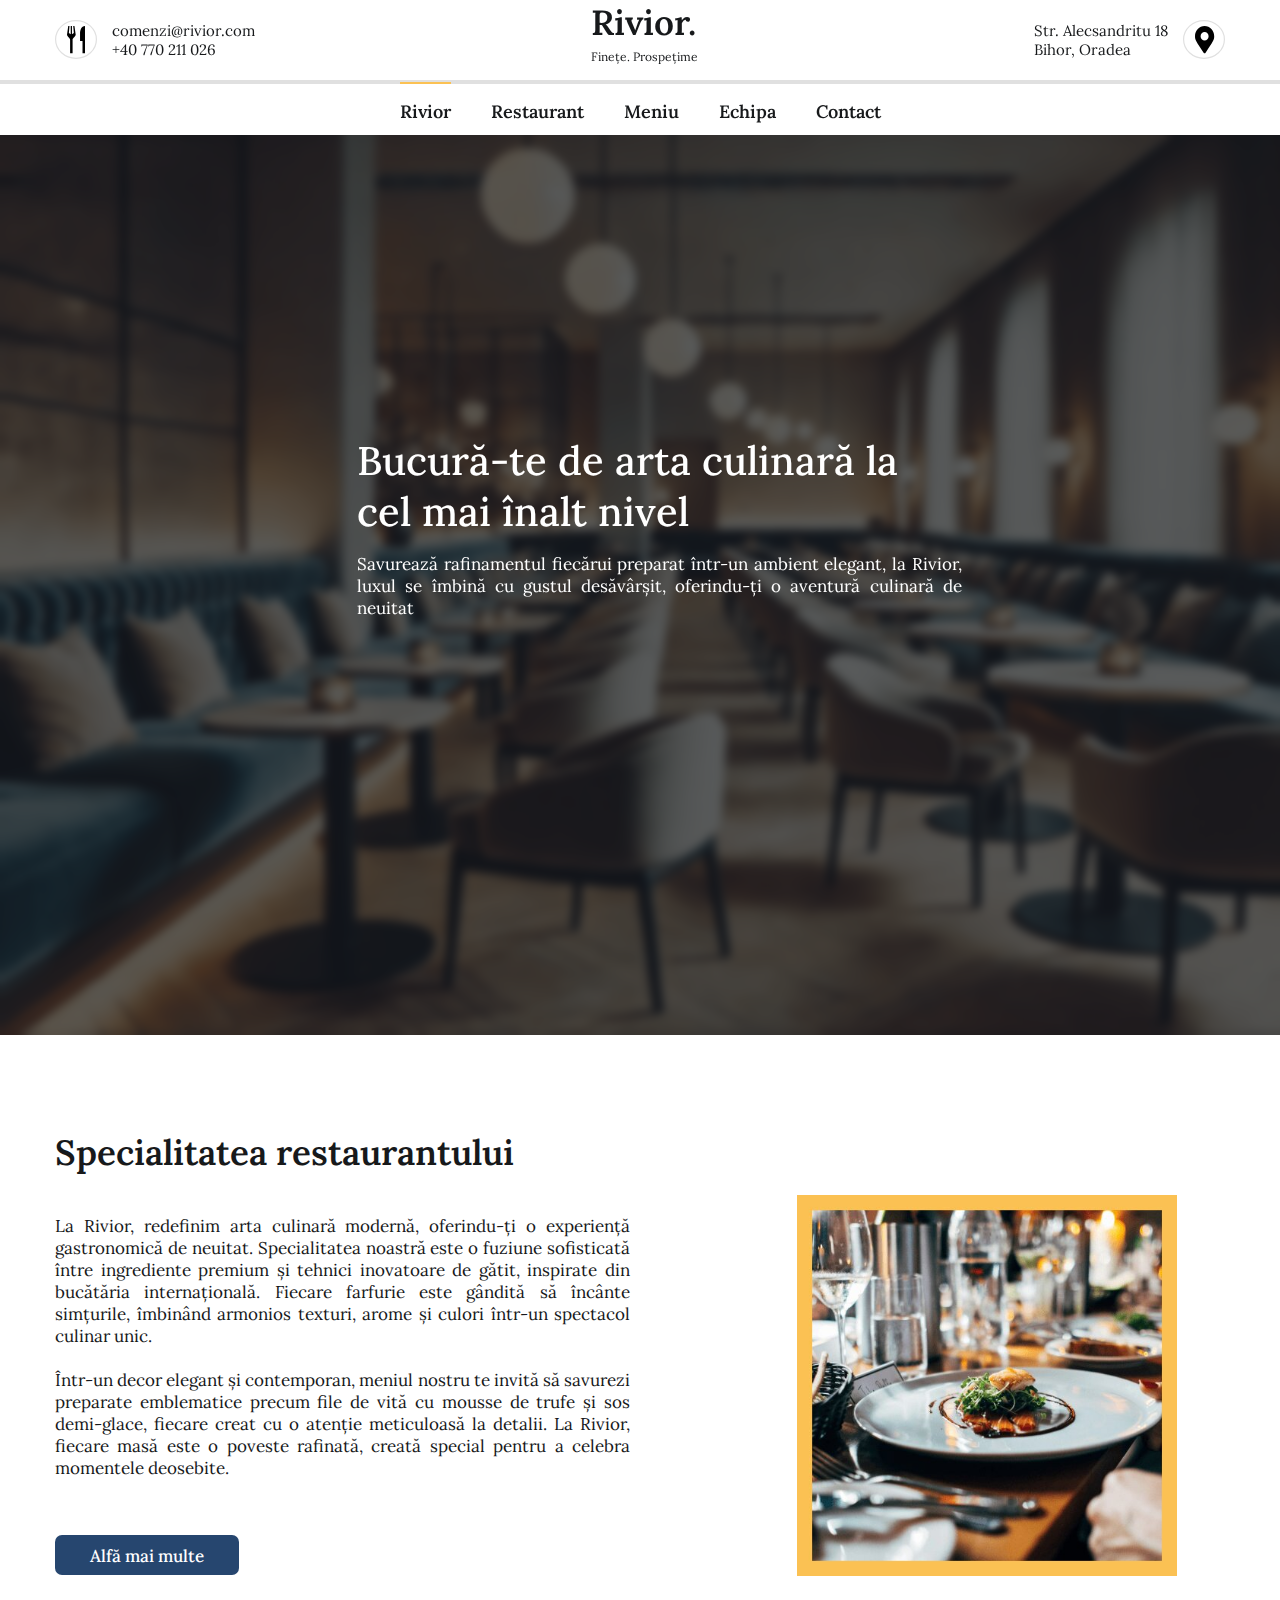
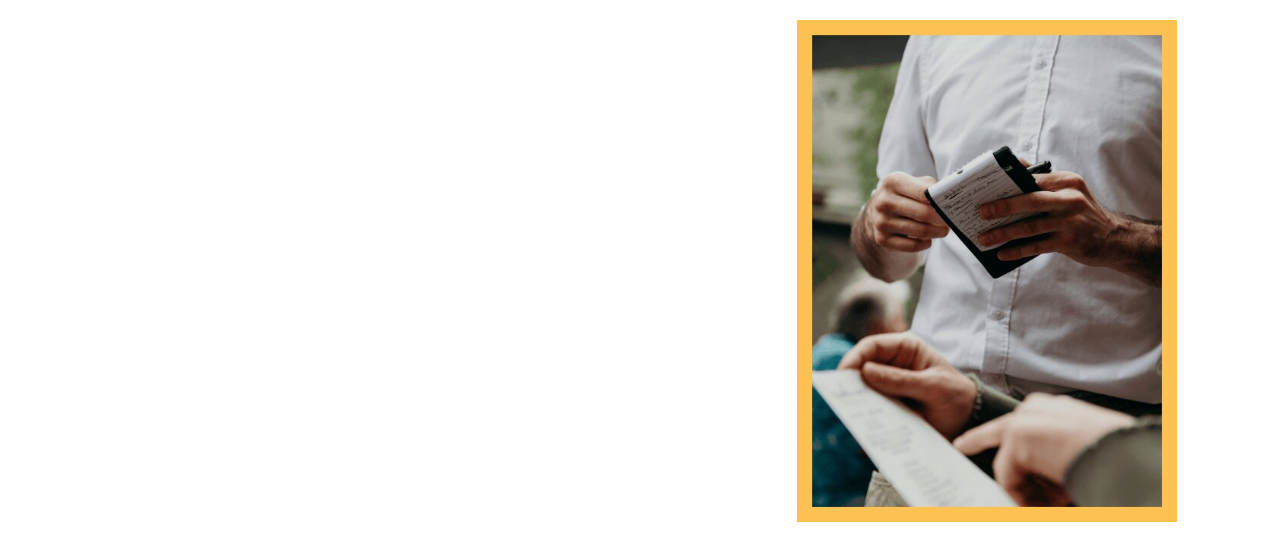
<file: index.html>
<!DOCTYPE html>
<html lang="en">
<head>
    <meta http-equiv="refresh" content="0; url=src/html/index.html">
    <title>Redirecting...</title>
</head>
<body>
    <p>If you are not redirected, <a href="src/html/index.html">click here</a>.</p>
</body>
</html>
</file>
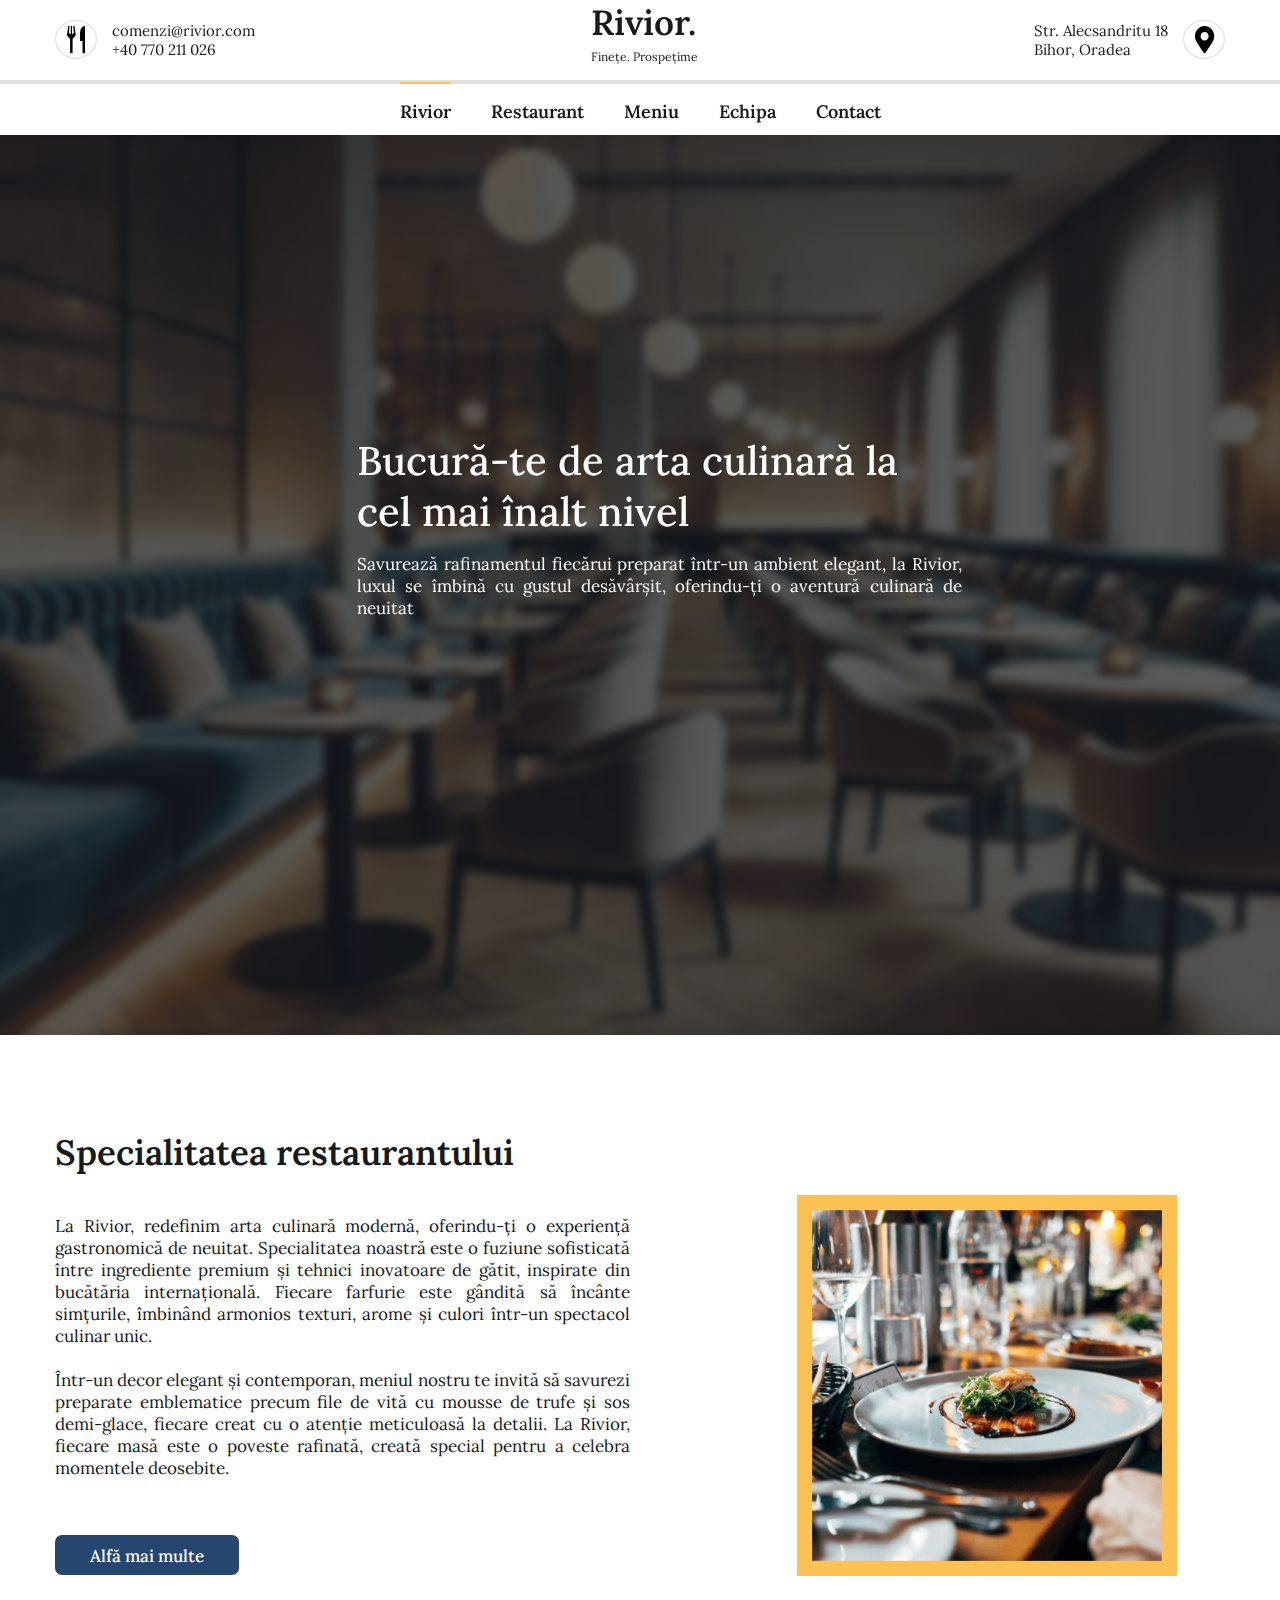
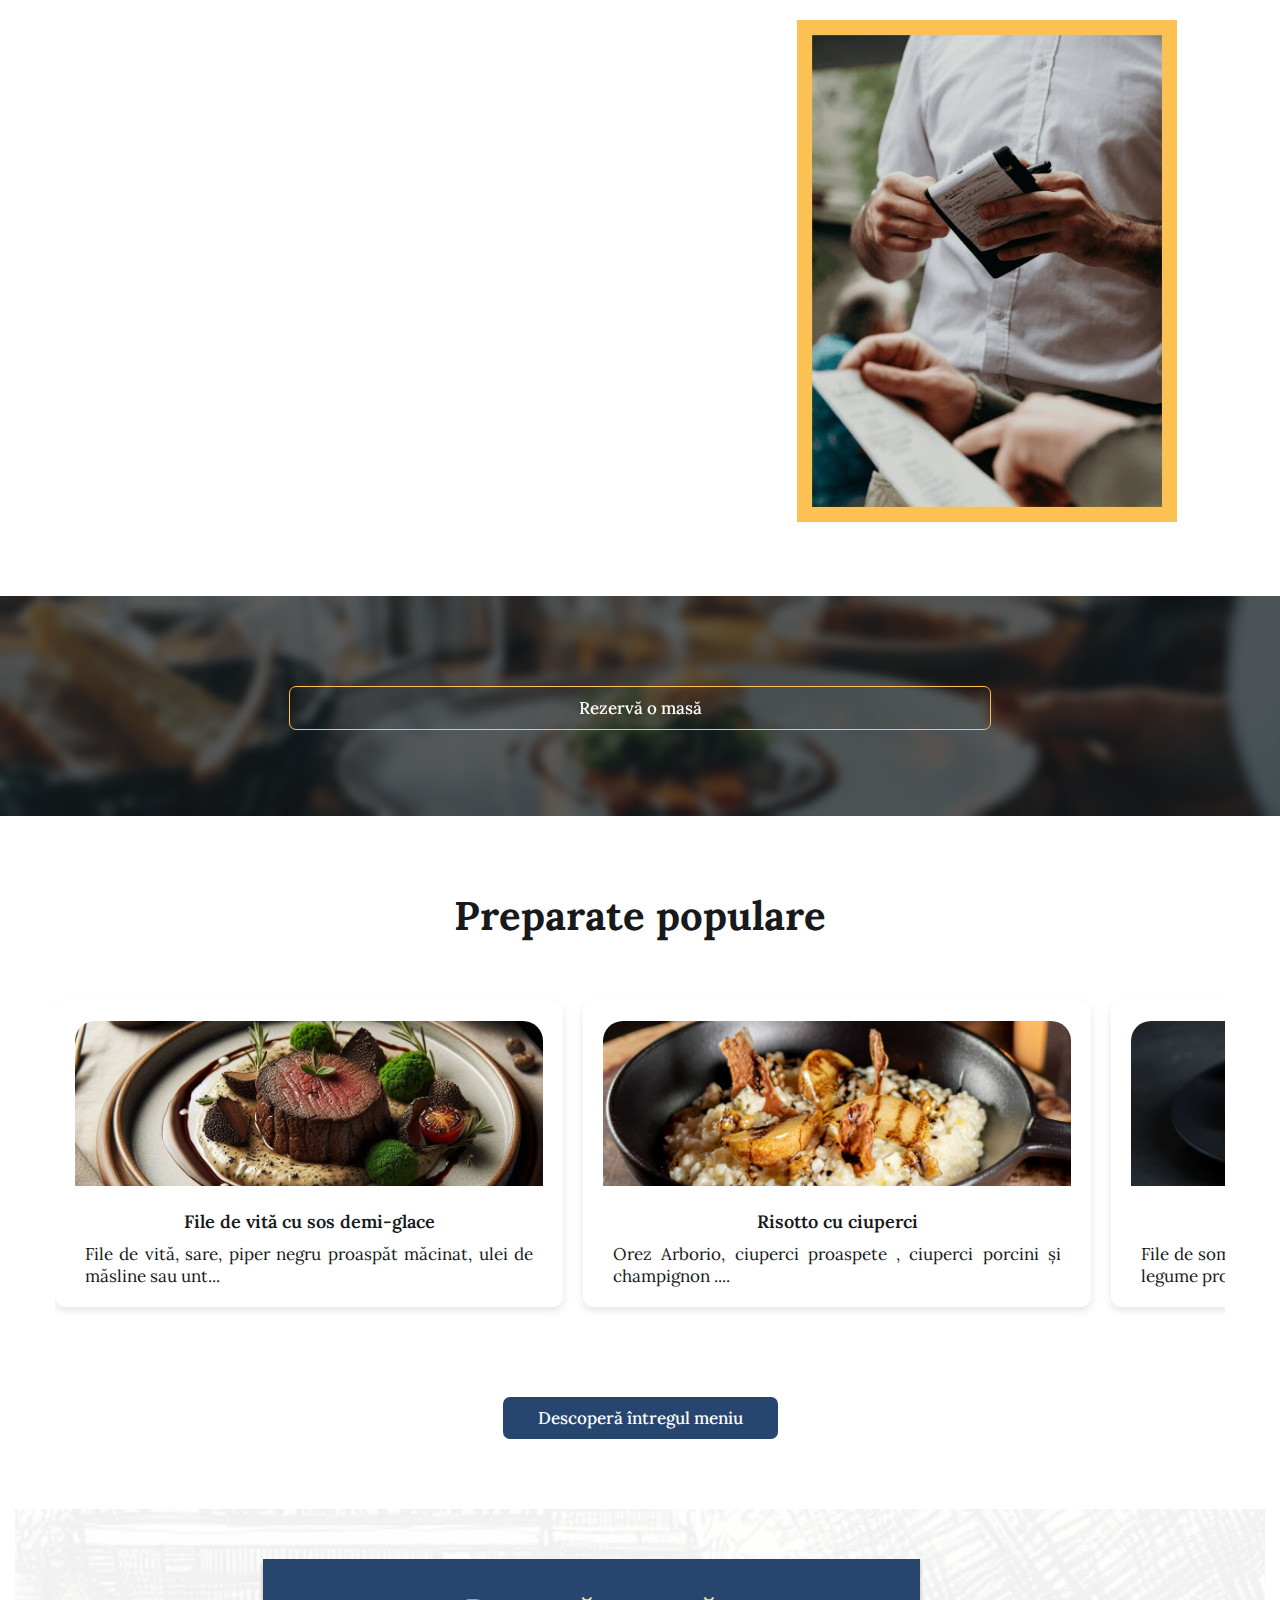
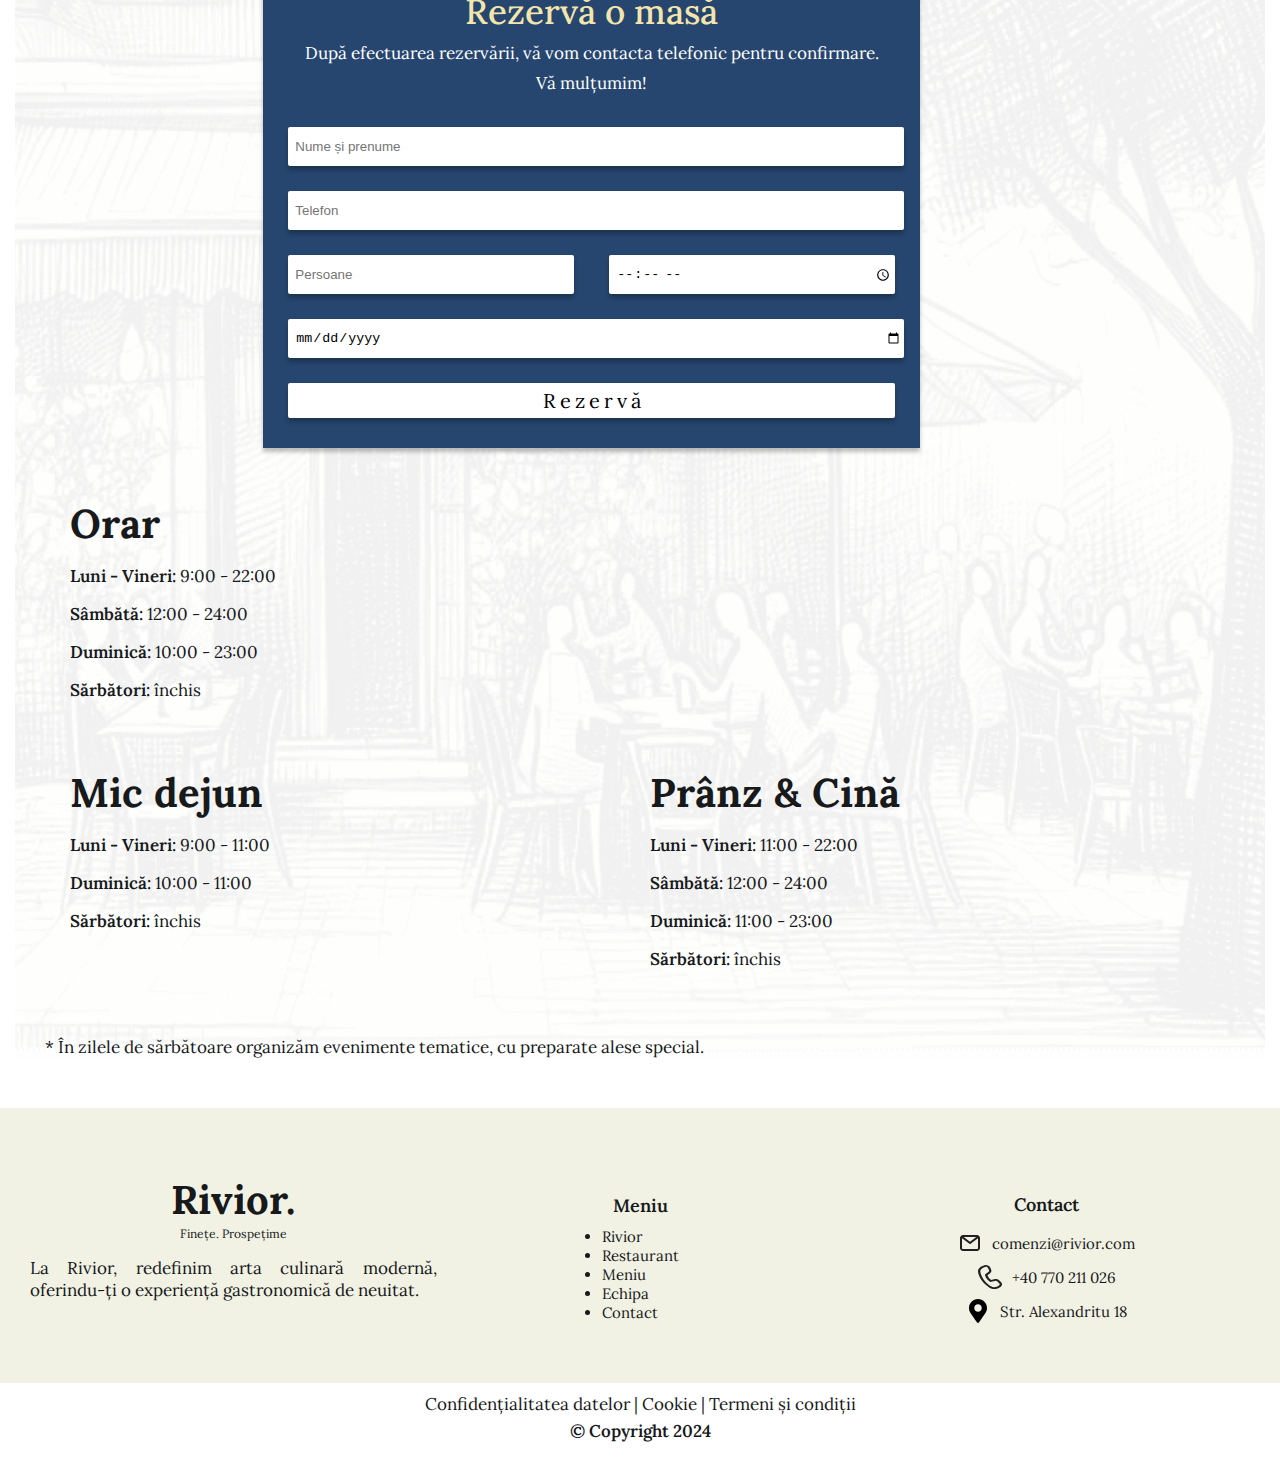
<file: src/html/index.html>
<!DOCTYPE html>
<html lang="en">

<head>
    <meta charset="UTF-8">
    <meta name="viewport" content="width=device-width, initial-scale=1.0">
    <link rel="stylesheet" href="../css/base.css">
    <link rel="stylesheet" href="../css/header.css">
    <link rel="stylesheet" href="../css/footer.css">
    <link rel="stylesheet" href="../css/index.css">
    <script src="../js/header.js" defer></script>
    <script src="../js/index.js" defer></script>
    <title>Rivior</title>
</head>

<body>

    <header>
        <!-- Mobile navigation -->
        <div class="navigation mobile-nav">
            <div class="logo">
                <h2>Rivior.</h2></br>
                <p class="note">Finețe. Prospețime</p>
            </div>
            <div class="off-screen-menu">
                <ul>
                    <li class="nav-items"><a href="../html/index.html">Rivior</a></li>
                    <li class="nav-items"><a href="../html/restaurant.html">Restaurant</a></li>
                    <li class="nav-items"><a href="../html/meniu.html">Meniu</a></li>
                    <li class="nav-items"><a href="../html/echipa.html">Echipa</a></li>
                    <li class="nav-items"><a href="../html/contact.html">Contact</a></li>
                </ul>
            </div>

            <div class="ham-menu">
                <span></span>
                <span></span>
                <span></span>
            </div>
        </div>
        <hr class="mobile-hr">

        <!-- Desktop navigation -->
        <section class="top-nav">

            <div class="top-nav-contact">
                <img src="../../assets/icons/furculita.svg" alt="Furculita icon">
                <div class="top-nav-contact-items">
                    <a href="mailto:comenzi@rivior.com">comenzi@rivior.com</a></br>
                    <a href="tel:+407770211026">+40 770 211 026</a>
                </div>
            </div>

            <div class="top-nav-logo">
                <h2 style="margin-bottom: 0;">Rivior.</h2></br>
                <p class="note" style="margin-top: -15px;">Finețe. Prospețime</p>
            </div>

            <div class="top-nav-location">
                <a href="http://maps.com" target="_blank" rel="noopener noreferrer">Str. Alecsandritu 18 </br> Bihor,
                    Oradea</a>
                <img src="../../assets/icons/location.svg" alt="Locatie icon">
            </div>
        </section>

        <section class="desktop-nav-bar">
            <hr>
            <div class="desktop-nav-bar-content">
                <ul>
                    <li class="desktop-nav-items"><a href="../html/index.html">Rivior</a></li>
                    <li class="desktop-nav-items"><a href="../html/restaurant.html">Restaurant</a></li>
                    <li class="desktop-nav-items"><a href="../html/meniu.html">Meniu</a></li>
                    <li class="desktop-nav-items"><a href="../html/echipa.html">Echipa</a></li>
                    <li class="desktop-nav-items"><a href="../html/contact.html">Contact</a></li>
                </ul>

            </div>
        </section>

    </header>

    <section class="hero">
        <div class="hero-img">
            <img src="../../assets/img/rivior/hero-img.jpeg" alt="Hero image">
        </div>
        <div class="text">
            <h1>Bucură-te de arta culinară la cel mai înalt nivel</h1>
            <p>Savurează rafinamentul fiecărui preparat într-un ambient elegant, la Rivior, luxul
                se îmbină cu gustul desăvârșit, oferindu-ți o aventură culinară de neuitat</p>
        </div>
    </section>

    <section class="specialty grid">
        <div class="specialty-img">
            <img src="../../assets/img/rivior/speciality-img2.jpeg" alt="Poza preparat">
            <img src="../../assets/img/rivior/speciality-img1.jpeg" alt="Poza reprezentativa">
            <img src="../../assets/img/rivior/speciality-img3.jpeg" alt="Poza reprezentativa">
            <img src="../../assets/img/rivior/speciality-img4.jpeg" alt="Poza reprezentativa">
        </div>
        <div class="specialty-text">
            <h2>Specialitatea restaurantului</h2>
            <p>La Rivior, redefinim arta culinară modernă, oferindu-ți o experiență gastronomică de neuitat.
                Specialitatea noastră este o fuziune sofisticată între ingrediente premium și tehnici inovatoare de
                gătit, inspirate din bucătăria internațională. Fiecare farfurie este gândită să încânte simțurile,
                îmbinând armonios texturi, arome și culori într-un spectacol culinar unic.
                </br></br>
                Într-un decor elegant și contemporan, meniul nostru te invită să savurezi preparate emblematice precum
                file de vită cu mousse de trufe și sos demi-glace, fiecare creat cu o atenție meticuloasă la detalii. La
                Rivior, fiecare masă este o poveste rafinată, creată special pentru a celebra momentele deosebite.</p>
            <button onclick="window.location.href='../html/restaurant.html'">Alfă mai multe</button>
        </div>

    </section>

    <section class="call-to-action">
        <div class="call-to-action-img">
            <img src="../../assets/img/rivior/call-to-action.jpeg" alt="Poza cu mancare">
        </div>
        <button onclick="document.getElementById('rezerva').scrollIntoView({ behavior: 'smooth' });">Rezervă o
            masă</button>
    </section>


    <section class="dishes">
        <h1>Preparate populare</h1>

        <div class="carousel">
            <div class="carousel-item">
                <img src="../../assets/img/rivior/file-vita.jpeg" alt="File de vita">
                <h3>File de vită cu sos demi-glace</h3>
                <p>File de vită, sare, piper negru proaspăt măcinat, ulei de măsline sau unt...</p>

            </div>

            <div class="carousel-item">
                <img src="../../assets/img/rivior/risotto.jpeg" alt="Risotto cu ciuperci">
                <h3>Risotto cu ciuperci</h3>
                <p>Orez Arborio, ciuperci proaspete , ciuperci porcini și champignon ....</p>

            </div>

            <div class="carousel-item">
                <img src="../../assets/img/rivior/salmon.jpeg" alt="File de somon cu legume">
                <h3>File de somon gril cu legume</h3>
                <p>File de somon, ulei de măsline, suc de lămâie, sare, piper, legume proaspete ....</p>

            </div>
        </div>
        <button onclick="window.location.href='../html/meniu.html'">Descoperă întregul meniu</button>
    </section>

    <section class="rezervation" id="rezerva">
        <div class="rezervation-content grid">
            <div class="reservation-table">
                <div class="reservation-table-content">
                    <h2>Rezervă o masă</h2>
                    <p>După efectuarea rezervării, vă vom contacta telefonic pentru confirmare.
                    </p>
                    <p class="thank-you">Vă mulțumim!</p>

                    <form action="https://api.web3forms.com/submit" method="POST">
                        <input type="hidden" name="access_key" value="c5bb57bf-3a1c-4d8c-9a71-935a2e18bb97">

                        <input type="text" name="name" id="name" placeholder="Nume și prenume" required>
                        <input type="tel" name="phone" id="phone" placeholder="Telefon" required>
                        <div class="form-item-row">
                            <input type="number" name="persons" id="persons" placeholder="Persoane" required>
                            <input type="time" name="time" id="time" placeholder="Ora" required>
                        </div>
                        <input type="date" name="date" id="date" placeholder="Data" required>

                        <input type="submit" id="button" value="Rezervă">
                    </form>
                </div>
            </div>

            <div class="schedule">
                <h1>Orar</h1>
                <div class="schedule-items">
                    <p><span>Luni - Vineri: </span>9:00 - 22:00</p>
                    <p><span>Sâmbătă: </span>12:00 - 24:00</p>
                    <p><span>Duminică: </span>10:00 - 23:00</p>
                    <p><span>Sărbători: </span>închis</p>
                </div>
            </div>

            <div class="breakfast">
                <h1>Mic dejun</h1>
                <div class="schedule-items">
                    <p><span>Luni - Vineri: </span>9:00 - 11:00</p>
                    <p><span>Duminică: </span>10:00 - 11:00</p>
                    <p><span>Sărbători: </span>închis</p>
                </div>
            </div>

            <div class="lunch-dinner">
                <h1>Prânz & Cină</h1>
                <div class="schedule-items">
                    <p><span>Luni - Vineri: </span>11:00 - 22:00</p>
                    <p><span>Sâmbătă: </span>12:00 - 24:00</p>
                    <p><span>Duminică: </span>11:00 - 23:00</p>
                    <p><span>Sărbători: </span>închis</p>
                </div>
            </div>

        </div>
        <p>* În zilele de sărbătoare organizăm evenimente tematice, cu preparate alese special.</p>

    </section>

</body>

<footer>
    <div class="footer-content">
        <div class="footer-logo">
            <h1>Rivior.</h1>
            <p class="note">Finețe. Prospețime</p>
            <p>La Rivior, redefinim arta culinară modernă, oferindu-ți o experiență gastronomică de neuitat.</p>
        </div>

        <div class="footer-menu">
            <h3>Meniu</h3>
            <ul>
                <li class="footer-menu-items"><a href="../html/index.html">Rivior</a></li>
                <li class="footer-menu-items"><a href="../html/restaurant.html">Restaurant</a></li>
                <li class="footer-menu-items"><a href="../html/meniu.html">Meniu</a></li>
                <li class="footer-menu-items"><a href="../html/echipa.html">Echipa</a></li>
                <li class="footer-menu-items"><a href="../html/contact.html">Contact</a></li>
            </ul>
        </div>

        <div class="footer-contact">
            <h3>Contact</h3>
            <div class="email">
                <img src="../../assets/icons/email.svg" alt="Email icon">
                <a href="mailto:comenzi@rivior.com">comenzi@rivior.com</a>
            </div>

            <div class="phone">
                <img src="../../assets/icons/phone.svg" alt="Telefon icon">
                <a href="tel:+40770211026">+40 770 211 026</a>
            </div>

            <div class="location">
                <img src="../../assets/icons/location_simple.svg" alt="Locatie icon">
                <a target="_blank"
                    href="https://www.google.com/maps/place/Strada+Vasile+Alecsandri+18,+Oradea/@47.0535776,21.9301495,17z/data=!3m1!4b1!4m6!3m5!1s0x474647ef53ec5765:0x6e507a97965e7fae!8m2!3d47.0535776!4d21.9327244!16s%2Fg%2F11qh22tq52?entry=ttu&g_ep=EgoyMDI0MTIxMS4wIKXMDSoASAFQAw%3D%3D">Str.
                    Alexandritu 18</a>
            </div>
        </div>

        <div class="footer-schedule">
            <h3>Orar</h3>
            <div class="footer-schedule-items">
                <p><span>Luni - Vineri: </span>9:00 - 22:00</p>
                <p><span>Sâmbătă: </span>12:00 - 24:00</p>
                <p><span>Duminică: </span>10:00 - 23:00</p>
                <p><span>Sărbători: </span>închis</p>
            </div>
        </div>
    </div>
    <div class="copyright">
        <p><a href="">Confidențialitatea datelor</a> | <a href="">Cookie</a> | <a href="">Termeni și condiții</a></p>
        <p>© Copyright 2024</p>
    </div>
</footer>


</html>
</file>
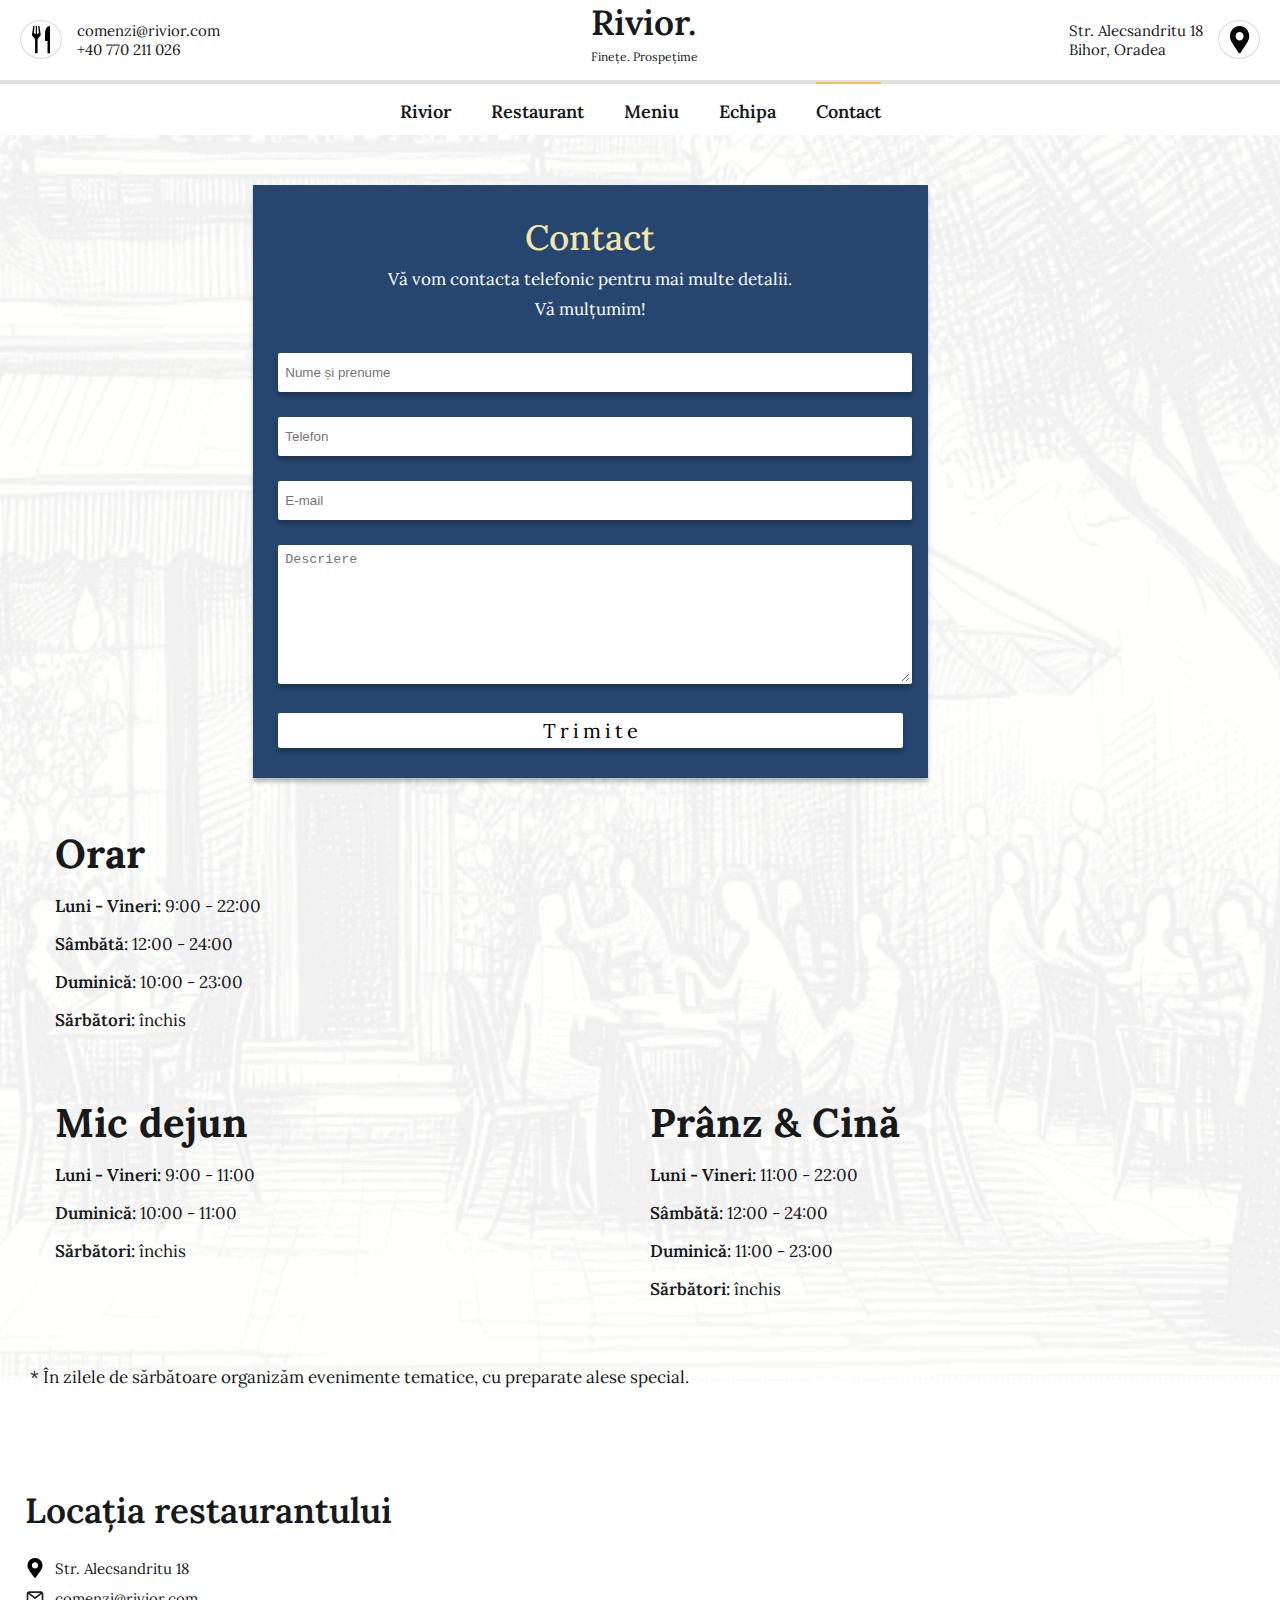
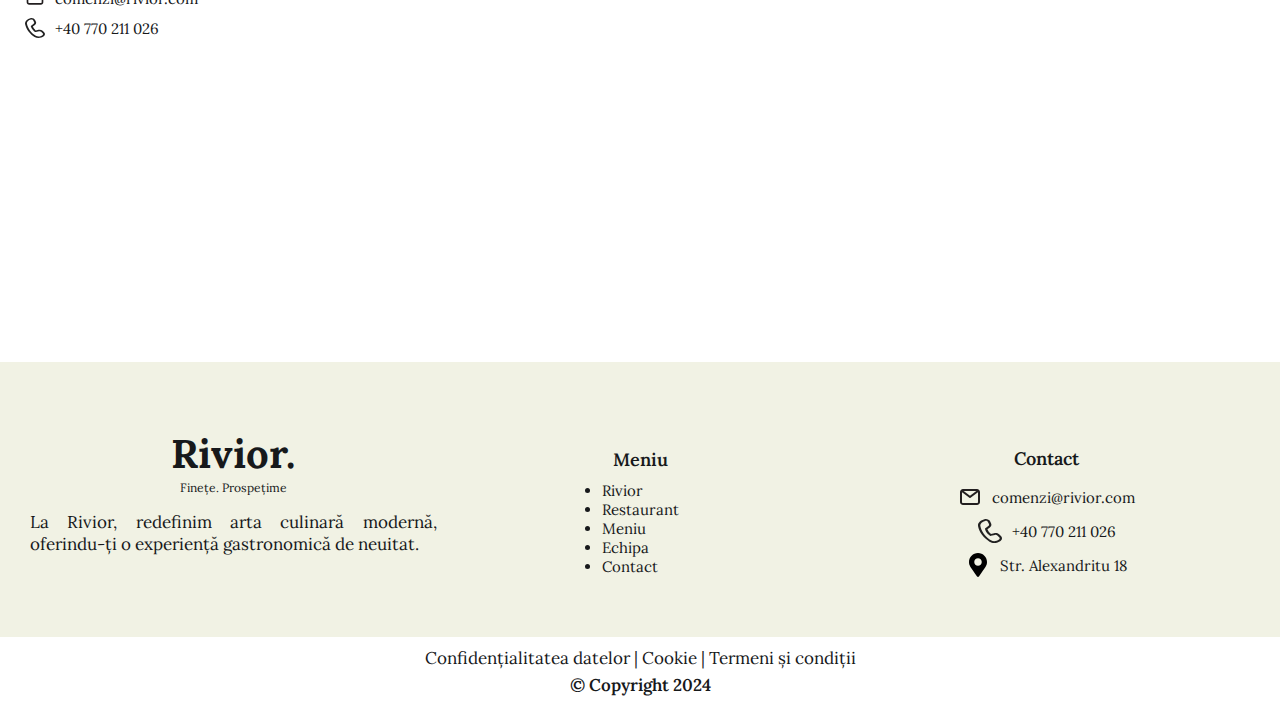
<file: src/html/contact.html>
<!DOCTYPE html>
<html lang="en">

<head>
    <meta charset="UTF-8">
    <meta name="viewport" content="width=device-width, initial-scale=1.0">
    <link rel="stylesheet" href="../css/base.css">
    <link rel="stylesheet" href="../css/header.css">
    <link rel="stylesheet" href="../css/footer.css">
    <link rel="stylesheet" href="../css/contact.css">
    <script src="../js/header.js" defer></script>
    <title>Contact</title>
</head>

<body>

    <header>
        <!-- Mobile navigation -->
        <div class="navigation mobile-nav">
            <div class="logo">
                <h2>Rivior.</h2></br>
                <p class="note">Finețe. Prospețime</p>
            </div>
            <div class="off-screen-menu">
                <ul>
                    <li class="nav-items"><a href="../html/index.html">Rivior</a></li>
                    <li class="nav-items"><a href="../html/restaurant.html">Restaurant</a></li>
                    <li class="nav-items"><a href="../html/meniu.html">Meniu</a></li>
                    <li class="nav-items"><a href="../html/echipa.html">Echipa</a></li>
                    <li class="nav-items"><a href="../html/contact.html">Contact</a></li>
                </ul>
            </div>

            <div class="ham-menu">
                <span></span>
                <span></span>
                <span></span>
            </div>
        </div>
        <hr class="mobile-hr">

        <!-- Desktop navigation -->
        <section class="top-nav">

            <div class="top-nav-contact">
                <img src="../../assets/icons/furculita.svg" alt="Furculita icon">
                <div class="top-nav-contact-items">
                    <a href="mailto:comenzi@rivior.com">comenzi@rivior.com</a></br>
                    <a href="tel:+407770211026">+40 770 211 026</a>
                </div>
            </div>

            <div class="top-nav-logo">
                <h2 style="margin-bottom: 0;">Rivior.</h2></br>
                <p class="note" style="margin-top: -15px;">Finețe. Prospețime</p>
            </div>

            <div class="top-nav-location">
                <a href="http://maps.com" target="_blank" rel="noopener noreferrer">Str. Alecsandritu 18 </br> Bihor,
                    Oradea</a>
                <img src="../../assets/icons/location.svg" alt="Locatie icon">
            </div>
        </section>

        <section class="desktop-nav-bar">
            <hr>
            <div class="desktop-nav-bar-content">
                <ul>
                    <li class="desktop-nav-items"><a href="../html/index.html">Rivior</a></li>
                    <li class="desktop-nav-items"><a href="../html/restaurant.html">Restaurant</a></li>
                    <li class="desktop-nav-items"><a href="../html/meniu.html">Meniu</a></li>
                    <li class="desktop-nav-items"><a href="../html/echipa.html">Echipa</a></li>
                    <li class="desktop-nav-items"><a href="../html/contact.html">Contact</a></li>
                </ul>

            </div>
        </section>

    </header>


    <section class="contact">
        <div class="contact-content grid">
            <div class="contact-table">
                <div class="contact-table-content">
                    <h2>Contact</h2>
                    <p>Vă vom contacta telefonic pentru mai multe detalii.
                    </p>
                    <p class="thank-you">Vă mulțumim!</p>

                    <form action="https://api.web3forms.com/submit" method="POST">
                        <input type="hidden" name="access_key" value="c5bb57bf-3a1c-4d8c-9a71-935a2e18bb97">

                        <input type="text" name="name" id="name" placeholder="Nume și prenume" required>
                        <input type="tel" name="phone" id="phone" placeholder="Telefon" required>
                        <input type="email" name="email" id="email" placeholder="E-mail" required>

                        <textarea name="textarea" id="textarea" placeholder="Descriere" required></textarea>

                        <input type="submit" id="button" value="Trimite">
                    </form>
                </div>
            </div>

            <div class="schedule">
                <h1>Orar</h1>
                <div class="schedule-items">
                    <p><span>Luni - Vineri: </span>9:00 - 22:00</p>
                    <p><span>Sâmbătă: </span>12:00 - 24:00</p>
                    <p><span>Duminică: </span>10:00 - 23:00</p>
                    <p><span>Sărbători: </span>închis</p>
                </div>
            </div>

            <div class="breakfast">
                <h1>Mic dejun</h1>
                <div class="schedule-items">
                    <p><span>Luni - Vineri: </span>9:00 - 11:00</p>
                    <p><span>Duminică: </span>10:00 - 11:00</p>
                    <p><span>Sărbători: </span>închis</p>
                </div>
            </div>

            <div class="lunch-dinner">
                <h1>Prânz & Cină</h1>
                <div class="schedule-items">
                    <p><span>Luni - Vineri: </span>11:00 - 22:00</p>
                    <p><span>Sâmbătă: </span>12:00 - 24:00</p>
                    <p><span>Duminică: </span>11:00 - 23:00</p>
                    <p><span>Sărbători: </span>închis</p>
                </div>
            </div>

        </div>
        <p>* În zilele de sărbătoare organizăm evenimente tematice, cu preparate alese special.</p>

    </section>


    <section class="location">
        <div class="location-content">
            <div class="location-info">
                <h2>Locația restaurantului</h2>
                <div class="location-street">
                    <img src="../../assets/icons/location_simple.svg" alt="">
                    <a href="https://www.google.com/maps/place/Strada+Vasile+Alecsandri+18,+Oradea/@47.0535776,21.9301495,17z/data=!3m1!4b1!4m6!3m5!1s0x474647ef53ec5765:0x6e507a97965e7fae!8m2!3d47.0535776!4d21.9327244!16s%2Fg%2F11qh22tq52?entry=ttu&g_ep=EgoyMDI0MTIxMS4wIKXMDSoASAFQAw%3D%3D"
                        target="_blank" rel="noopener noreferrer">Str. Alecsandritu 18</a>
                </div>

                <div class="location-email">
                    <img src="../../assets/icons/email.svg" alt="">
                    <a href="mailto:comenzi@rivior.com">comenzi@rivior.com</a>
                </div>

                <div class="location-phone">
                    <img src="../../assets/icons/phone.svg" alt="">
                    <a href="tel:+40770211026">+40 770 211 026</a>
                </div>

            </div>

            <div class="location-map">
                <iframe
                    src="https://www.google.com/maps/embed?pb=!1m18!1m12!1m3!1d2718.319753774743!2d21.932724399999998!3d47.0535776!2m3!1f0!2f0!3f0!3m2!1i1024!2i768!4f13.1!3m3!1m2!1s0x474647ef53ec5765%3A0x6e507a97965e7fae!2sStrada%20Vasile%20Alecsandri%2018%2C%20Oradea!5e0!3m2!1sro!2sro!4v1735993565543!5m2!1sro!2sro"
                    width="600" height="450" style="border:0;" allowfullscreen="" loading="lazy"
                    referrerpolicy="no-referrer-when-downgrade"></iframe>
            </div>

        </div>
    </section>


    <footer>
        <div class="footer-content">
            <div class="footer-logo">
                <h1>Rivior.</h1>
                <p class="note">Finețe. Prospețime</p>
                <p>La Rivior, redefinim arta culinară modernă, oferindu-ți o experiență gastronomică de neuitat.</p>
            </div>
    
            <div class="footer-menu">
                <h3>Meniu</h3>
                <ul>
                    <li class="footer-menu-items"><a href="../html/index.html">Rivior</a></li>
                    <li class="footer-menu-items"><a href="../html/restaurant.html">Restaurant</a></li>
                    <li class="footer-menu-items"><a href="../html/meniu.html">Meniu</a></li>
                    <li class="footer-menu-items"><a href="../html/echipa.html">Echipa</a></li>
                    <li class="footer-menu-items"><a href="../html/contact.html">Contact</a></li>
                </ul>
            </div>
    
            <div class="footer-contact">
                <h3>Contact</h3>
                <div class="email">
                    <img src="../../assets/icons/email.svg" alt="Email icon">
                    <a href="mailto:comenzi@rivior.com">comenzi@rivior.com</a>
                </div>
    
                <div class="phone">
                    <img src="../../assets/icons/phone.svg" alt="Telefon icon">
                    <a href="tel:+40770211026">+40 770 211 026</a>
                </div>
    
                <div class="location">
                    <img src="../../assets/icons/location_simple.svg" alt="Locatie icon">
                    <a target="_blank"
                        href="https://www.google.com/maps/place/Strada+Vasile+Alecsandri+18,+Oradea/@47.0535776,21.9301495,17z/data=!3m1!4b1!4m6!3m5!1s0x474647ef53ec5765:0x6e507a97965e7fae!8m2!3d47.0535776!4d21.9327244!16s%2Fg%2F11qh22tq52?entry=ttu&g_ep=EgoyMDI0MTIxMS4wIKXMDSoASAFQAw%3D%3D">Str.
                        Alexandritu 18</a>
                </div>
            </div>
    
            <div class="footer-schedule">
                <h3>Orar</h3>
                <div class="footer-schedule-items">
                    <p><span>Luni - Vineri: </span>9:00 - 22:00</p>
                    <p><span>Sâmbătă: </span>12:00 - 24:00</p>
                    <p><span>Duminică: </span>10:00 - 23:00</p>
                    <p><span>Sărbători: </span>închis</p>
                </div>
            </div>
        </div>
        <div class="copyright">
            <p><a href="">Confidențialitatea datelor</a> | <a href="">Cookie</a> | <a href="">Termeni și condiții</a></p>
            <p>© Copyright 2024</p>
        </div>
    </footer>


</body>

</html>
</file>
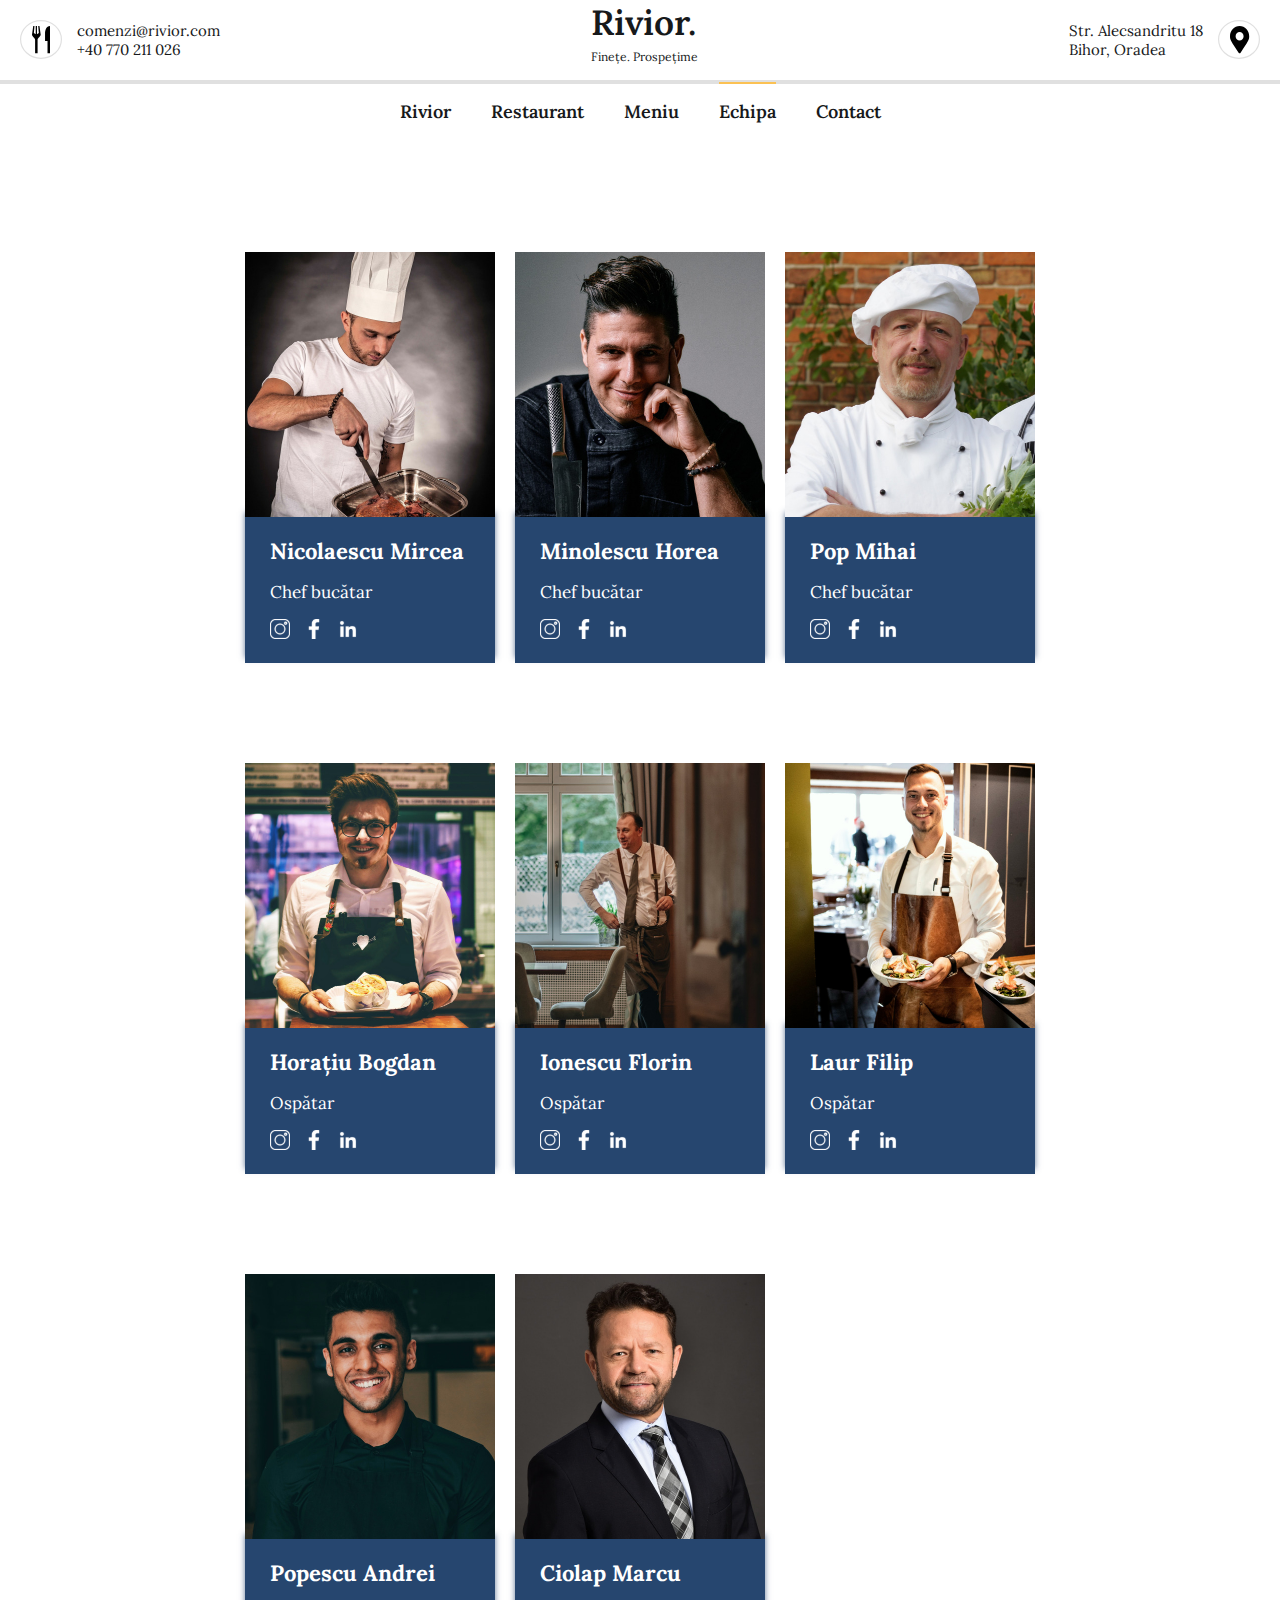
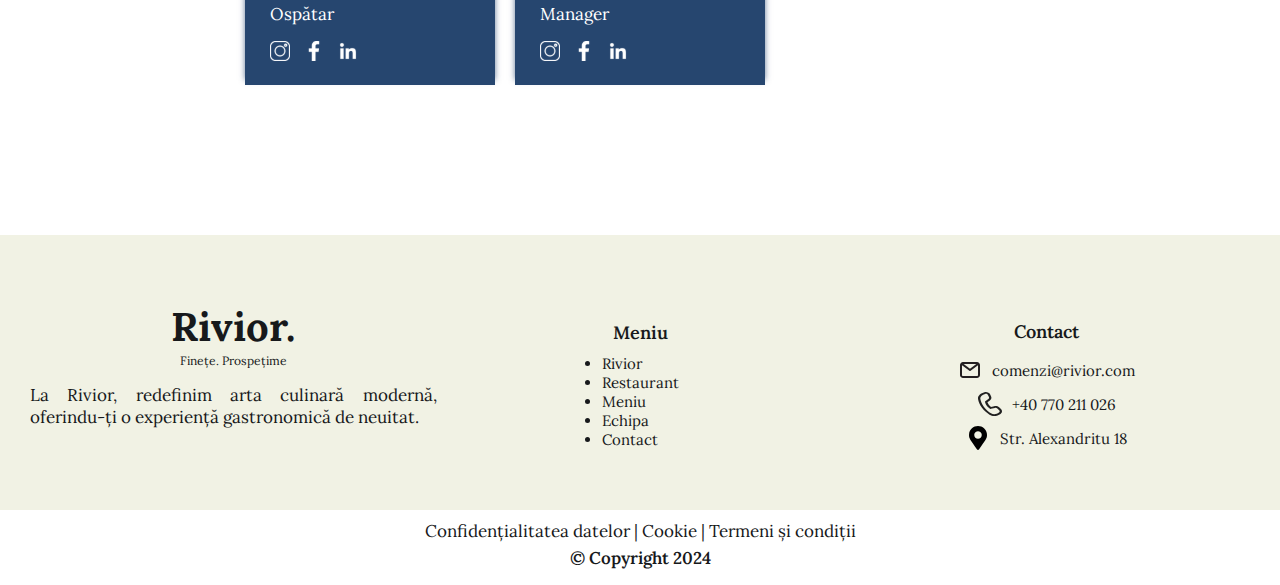
<file: src/html/echipa.html>
<!DOCTYPE html>
<html lang="en">

<head>
    <meta charset="UTF-8">
    <meta name="viewport" content="width=device-width, initial-scale=1.0">
    <link rel="stylesheet" href="../css/base.css">
    <link rel="stylesheet" href="../css/header.css">
    <link rel="stylesheet" href="../css/footer.css">
    <link rel="stylesheet" href="../css/echipa.css">
    <script src="../js/header.js" defer></script>
    <title>Echipa</title>
</head>

<body>

    <header>
        <!-- Mobile navigation -->
        <div class="navigation mobile-nav">
            <div class="logo">
                <h2>Rivior.</h2></br>
                <p class="note">Finețe. Prospețime</p>
            </div>
            <div class="off-screen-menu">
                <ul>
                    <li class="nav-items"><a href="../html/index.html">Rivior</a></li>
                    <li class="nav-items"><a href="../html/restaurant.html">Restaurant</a></li>
                    <li class="nav-items"><a href="../html/meniu.html">Meniu</a></li>
                    <li class="nav-items"><a href="../html/echipa.html">Echipa</a></li>
                    <li class="nav-items"><a href="../html/contact.html">Contact</a></li>
                </ul>
            </div>

            <div class="ham-menu">
                <span></span>
                <span></span>
                <span></span>
            </div>
        </div>
        <hr class="mobile-hr">

        <!-- Desktop navigation -->
        <section class="top-nav">

            <div class="top-nav-contact">
                <img src="../../assets/icons/furculita.svg" alt="Furculita icon">
                <div class="top-nav-contact-items">
                    <a href="mailto:comenzi@rivior.com">comenzi@rivior.com</a></br>
                    <a href="tel:+407770211026">+40 770 211 026</a>
                </div>
            </div>

            <div class="top-nav-logo">
                <h2 style="margin-bottom: 0;">Rivior.</h2></br>
                <p class="note" style="margin-top: -15px;">Finețe. Prospețime</p>
            </div>

            <div class="top-nav-location">
                <a href="http://maps.com" target="_blank" rel="noopener noreferrer">Str. Alecsandritu 18 </br> Bihor,
                    Oradea</a>
                <img src="../../assets/icons/location.svg" alt="Locatie icon">
            </div>
        </section>

        <section class="desktop-nav-bar">
            <hr>
            <div class="desktop-nav-bar-content">
                <ul>
                    <li class="desktop-nav-items"><a href="../html/index.html">Rivior</a></li>
                    <li class="desktop-nav-items"><a href="../html/restaurant.html">Restaurant</a></li>
                    <li class="desktop-nav-items"><a href="../html/meniu.html">Meniu</a></li>
                    <li class="desktop-nav-items"><a href="../html/echipa.html">Echipa</a></li>
                    <li class="desktop-nav-items"><a href="../html/contact.html">Contact</a></li>
                </ul>

            </div>
        </section>

    </header>


    <section class="team">
        <div class="team-content grid">

            <div class="team-item">
                <a href="../html/nicolaescu.html">
                    <img src="../../assets/img/echipa/chef-nicolaescu.jpeg" alt="chef-nicolaescu">
                    <div class="team-item-text">
                        <h1>Nicolaescu Mircea</h1>
                        <p>Chef bucătar</p>
                        <div class="team-item-social">
                            <a href=""><img src="../../assets/icons/instagram.svg" alt="Instagram"></a>
                            <a href=""><img src="../../assets/icons/facebook.svg" alt="Facebook"></a>
                            <a href=""><img src="../../assets/icons/linkedin.svg" alt="Linkedin"></a>
                        </div>
                    </div>
                </a>
            </div>

            <div class="team-item">
                <a href="#">
                    <img src="../../assets/img/echipa/chef-minolescu.jpeg" alt="chef-minolescu">
                    <div class="team-item-text">
                        <h1>Minolescu Horea</h1>
                        <p>Chef bucătar</p>
                        <div class="team-item-social">
                            <a href=""><img src="../../assets/icons/instagram.svg" alt="Instagram"></a>
                            <a href=""><img src="../../assets/icons/facebook.svg" alt="Facebook"></a>
                            <a href=""><img src="../../assets/icons/linkedin.svg" alt="Linkedin"></a>
                        </div>
                    </div>
                </a>
            </div>

            <div class="team-item">
                <a href="#">
                    <img src="../../assets/img/echipa/chef-pop.jpeg" alt="chef-pop">
                    <div class="team-item-text">
                        <h1>Pop Mihai</h1>
                        <p>Chef bucătar</p>
                        <div class="team-item-social">
                            <a href=""><img src="../../assets/icons/instagram.svg" alt="Instagram"></a>
                            <a href=""><img src="../../assets/icons/facebook.svg" alt="Facebook"></a>
                            <a href=""><img src="../../assets/icons/linkedin.svg" alt="Linkedin"></a>
                        </div>
                    </div>
                </a>
            </div>

            <div class="team-item">
                <a href="#">
                    <img src="../../assets/img/echipa/ospatar-horatiu.jpeg" alt="ospatar-horatiu">
                    <div class="team-item-text">
                        <h1>Horațiu Bogdan</h1>
                        <p>Ospătar</p>
                        <div class="team-item-social">
                            <a href=""><img src="../../assets/icons/instagram.svg" alt="Instagram"></a>
                            <a href=""><img src="../../assets/icons/facebook.svg" alt="Facebook"></a>
                            <a href=""><img src="../../assets/icons/linkedin.svg" alt="Linkedin"></a>
                        </div>
                    </div>
                </a>
            </div>

            <div class="team-item">
                <a href="#">
                    <img src="../../assets/img/echipa/ospatar-ionescu.jpeg" alt="ospatar-ionescu">
                    <div class="team-item-text">
                        <h1>Ionescu Florin</h1>
                        <p>Ospătar</p>
                        <div class="team-item-social">
                            <a href=""><img src="../../assets/icons/instagram.svg" alt="Instagram"></a>
                            <a href=""><img src="../../assets/icons/facebook.svg" alt="Facebook"></a>
                            <a href=""><img src="../../assets/icons/linkedin.svg" alt="Linkedin"></a>
                        </div>
                    </div>
                </a>
            </div>

            <div class="team-item">
                <a href="#">
                    <img src="../../assets/img/echipa/ospatar-laurentiu.jpeg" alt="ospatar-laurentiu">
                    <div class="team-item-text">
                        <h1>Laur Filip</h1>
                        <p>Ospătar</p>
                        <div class="team-item-social">
                            <a href=""><img src="../../assets/icons/instagram.svg" alt="Instagram"></a>
                            <a href=""><img src="../../assets/icons/facebook.svg" alt="Facebook"></a>
                            <a href=""><img src="../../assets/icons/linkedin.svg" alt="Linkedin"></a>
                        </div>
                    </div>
                </a>
            </div>

            <div class="team-item">
                <a href="#">
                    <img src="../../assets/img/echipa/ospatar-popescu.jpeg" alt="ospatar-popescu">
                    <div class="team-item-text">
                        <h1>Popescu Andrei</h1>
                        <p>Ospătar</p>
                        <div class="team-item-social">
                            <a href=""><img src="../../assets/icons/instagram.svg" alt="Instagram"></a>
                            <a href=""><img src="../../assets/icons/facebook.svg" alt="Facebook"></a>
                            <a href=""><img src="../../assets/icons/linkedin.svg" alt="Linkedin"></a>
                        </div>
                    </div>
                </a>
            </div>

            <div class="team-item">
                <a href="#">
                    <img src="../../assets/img/echipa/manager-ciolap.jpeg" alt="manager-ciolap">
                    <div class="team-item-text">
                        <h1>Ciolap Marcu</h1>
                        <p>Manager</p>
                        <div class="team-item-social">
                            <a href=""><img src="../../assets/icons/instagram.svg" alt="Instagram"></a>
                            <a href=""><img src="../../assets/icons/facebook.svg" alt="Facebook"></a>
                            <a href=""><img src="../../assets/icons/linkedin.svg" alt="Linkedin"></a>
                        </div>
                    </div>
                </a>
            </div>

        </div>
    </section>


    <footer>
        <div class="footer-content">
            <div class="footer-logo">
                <h1>Rivior.</h1>
                <p class="note">Finețe. Prospețime</p>
                <p>La Rivior, redefinim arta culinară modernă, oferindu-ți o experiență gastronomică de neuitat.</p>
            </div>
    
            <div class="footer-menu">
                <h3>Meniu</h3>
                <ul>
                    <li class="footer-menu-items"><a href="../html/index.html">Rivior</a></li>
                    <li class="footer-menu-items"><a href="../html/restaurant.html">Restaurant</a></li>
                    <li class="footer-menu-items"><a href="../html/meniu.html">Meniu</a></li>
                    <li class="footer-menu-items"><a href="../html/echipa.html">Echipa</a></li>
                    <li class="footer-menu-items"><a href="../html/contact.html">Contact</a></li>
                </ul>
            </div>
    
            <div class="footer-contact">
                <h3>Contact</h3>
                <div class="email">
                    <img src="../../assets/icons/email.svg" alt="Email icon">
                    <a href="mailto:comenzi@rivior.com">comenzi@rivior.com</a>
                </div>
    
                <div class="phone">
                    <img src="../../assets/icons/phone.svg" alt="Telefon icon">
                    <a href="tel:+40770211026">+40 770 211 026</a>
                </div>
    
                <div class="location">
                    <img src="../../assets/icons/location_simple.svg" alt="Locatie icon">
                    <a target="_blank"
                        href="https://www.google.com/maps/place/Strada+Vasile+Alecsandri+18,+Oradea/@47.0535776,21.9301495,17z/data=!3m1!4b1!4m6!3m5!1s0x474647ef53ec5765:0x6e507a97965e7fae!8m2!3d47.0535776!4d21.9327244!16s%2Fg%2F11qh22tq52?entry=ttu&g_ep=EgoyMDI0MTIxMS4wIKXMDSoASAFQAw%3D%3D">Str.
                        Alexandritu 18</a>
                </div>
            </div>
    
            <div class="footer-schedule">
                <h3>Orar</h3>
                <div class="footer-schedule-items">
                    <p><span>Luni - Vineri: </span>9:00 - 22:00</p>
                    <p><span>Sâmbătă: </span>12:00 - 24:00</p>
                    <p><span>Duminică: </span>10:00 - 23:00</p>
                    <p><span>Sărbători: </span>închis</p>
                </div>
            </div>
        </div>
        <div class="copyright">
            <p><a href="">Confidențialitatea datelor</a> | <a href="">Cookie</a> | <a href="">Termeni și condiții</a></p>
            <p>© Copyright 2024</p>
        </div>
    </footer>

</body>

</html>
</file>
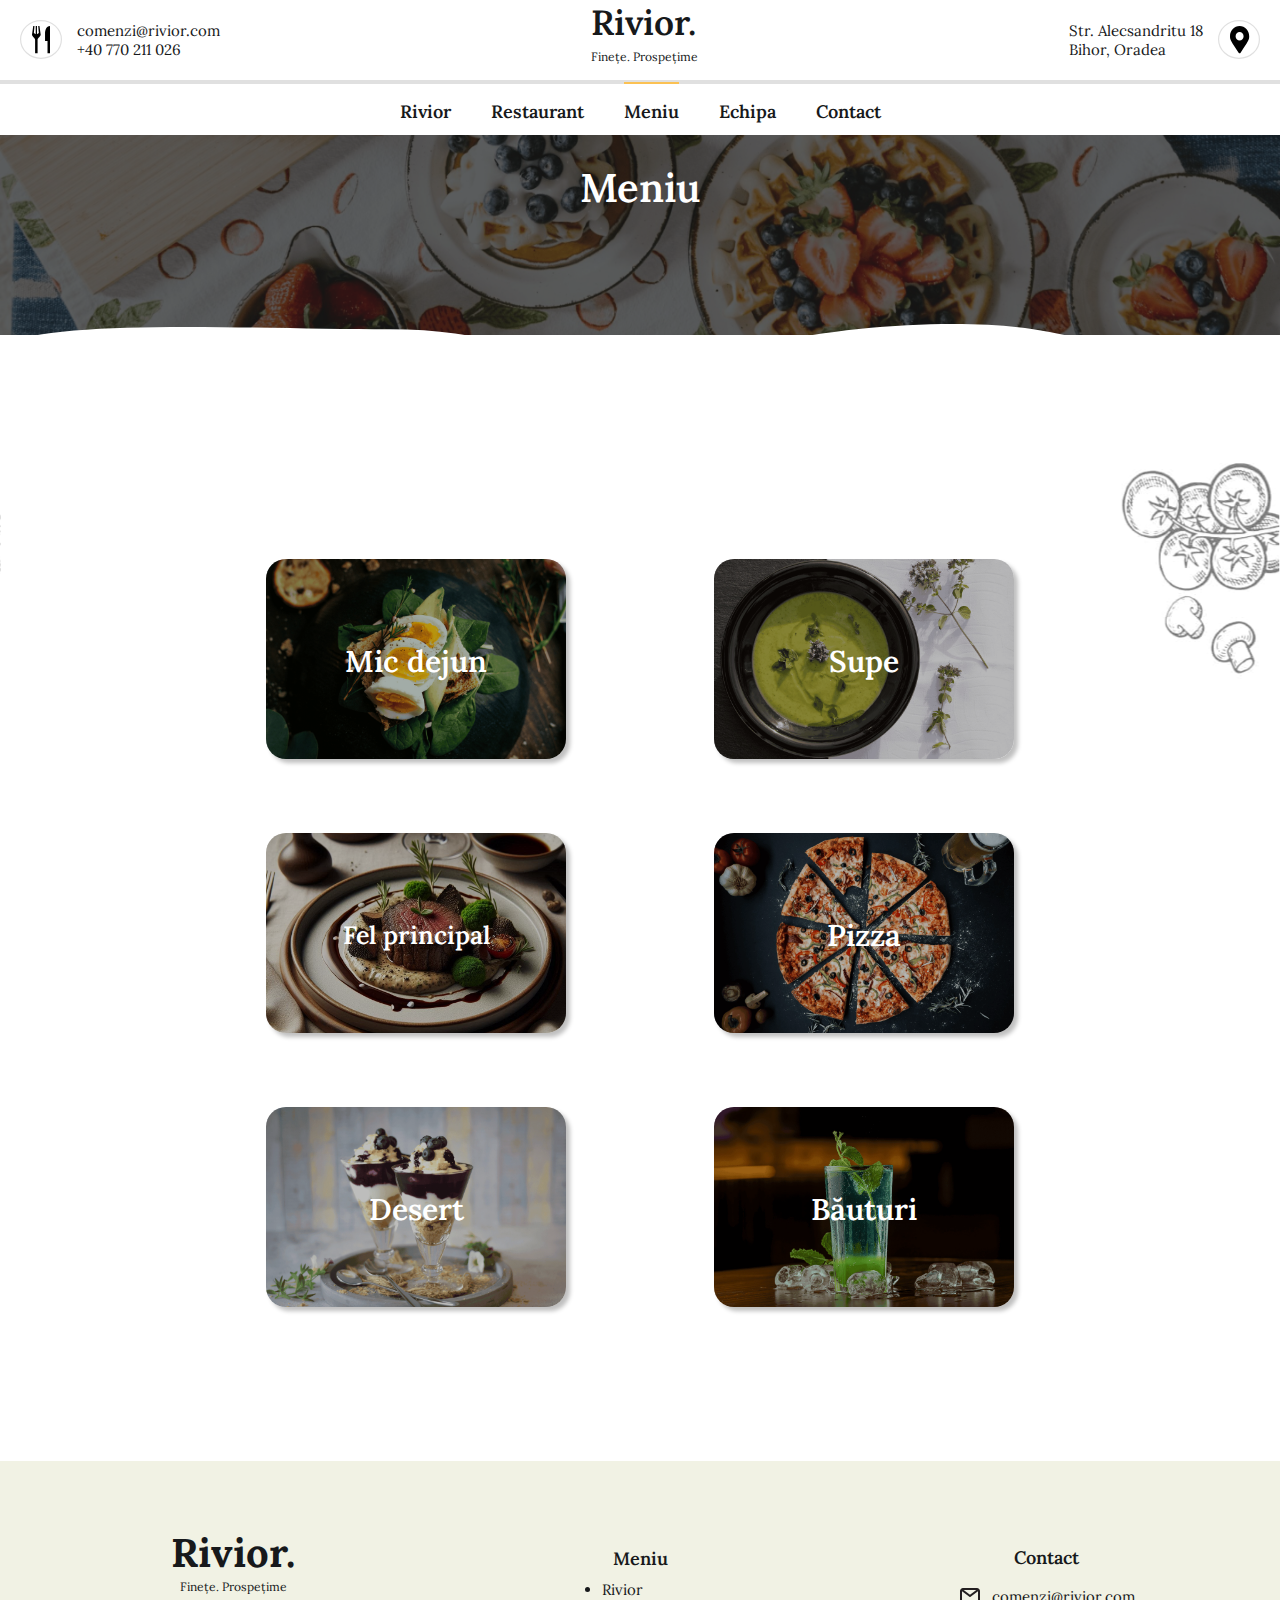
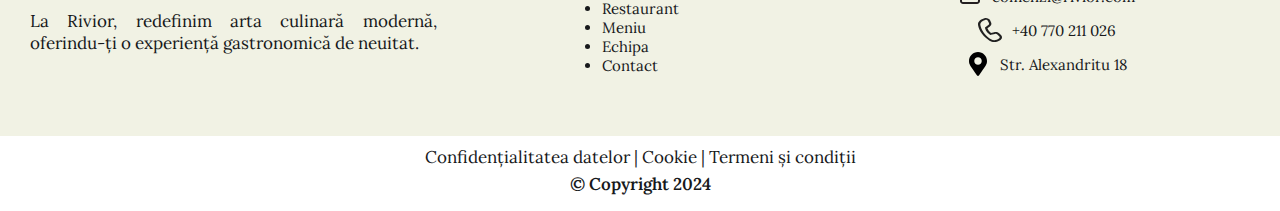
<file: src/html/meniu.html>
<!DOCTYPE html>
<html lang="en">

<head>
    <meta charset="UTF-8">
    <meta name="viewport" content="width=device-width, initial-scale=1.0">
    <link rel="stylesheet" href="../css/base.css">
    <link rel="stylesheet" href="../css/header.css">
    <link rel="stylesheet" href="../css/footer.css">
    <link rel="stylesheet" href="../css/meniu.css">
    <script src="../js/header.js" defer></script>
    <title>Meniu</title>
</head>

<body>
    <header>
        <!-- Mobile navigation -->
        <div class="navigation mobile-nav">
            <div class="logo">
                <h2>Rivior.</h2></br>
                <p class="note">Finețe. Prospețime</p>
            </div>
            <div class="off-screen-menu">
                <ul>
                    <li class="nav-items"><a href="../html/index.html">Rivior</a></li>
                    <li class="nav-items"><a href="../html/restaurant.html">Restaurant</a></li>
                    <li class="nav-items"><a href="../html/meniu.html">Meniu</a></li>
                    <li class="nav-items"><a href="../html/echipa.html">Echipa</a></li>
                    <li class="nav-items"><a href="../html/contact.html">Contact</a></li>
                </ul>
            </div>

            <div class="ham-menu">
                <span></span>
                <span></span>
                <span></span>
            </div>
        </div>
        <hr class="mobile-hr">

        <!-- Desktop navigation -->
        <section class="top-nav">

            <div class="top-nav-contact">
                <img src="../../assets/icons/furculita.svg" alt="Furculita icon">
                <div class="top-nav-contact-items">
                    <a href="mailto:comenzi@rivior.com">comenzi@rivior.com</a></br>
                    <a href="tel:+407770211026">+40 770 211 026</a>
                </div>
            </div>

            <div class="top-nav-logo">
                <h2 style="margin-bottom: 0;">Rivior.</h2></br>
                <p class="note" style="margin-top: -15px;">Finețe. Prospețime</p>
            </div>

            <div class="top-nav-location">
                <a href="http://maps.com" target="_blank" rel="noopener noreferrer">Str. Alecsandritu 18 </br> Bihor,
                    Oradea</a>
                <img src="../../assets/icons/location.svg" alt="Locatie icon">
            </div>
        </section>

        <section class="desktop-nav-bar">
            <hr>
            <div class="desktop-nav-bar-content">
                <ul>
                    <li class="desktop-nav-items"><a href="../html/index.html">Rivior</a></li>
                    <li class="desktop-nav-items"><a href="../html/restaurant.html">Restaurant</a></li>
                    <li class="desktop-nav-items"><a href="../html/meniu.html">Meniu</a></li>
                    <li class="desktop-nav-items"><a href="../html/echipa.html">Echipa</a></li>
                    <li class="desktop-nav-items"><a href="../html/contact.html">Contact</a></li>
                </ul>

            </div>
        </section>

    </header>

    <section class="hero">
        <div class="hero-img">
            <img src="../../assets/img/meniu/banner.jpeg" alt="Poza banner">
        </div>

        <div class="hero-text">
            <h1>Meniu</h1>
        </div>

    </section>

    <section class="menu">
        <img src="../../assets/icons/section-bounder.svg" alt="">
        <div class="menu-content grid">

            <div class="menu-item breakfast">
                <a href="../html/mic_dejun.html">
                    <div class="menu-item-img">
                        <img src="../../assets/img/meniu/mic_dejun.jpeg" alt="Poza mic dejun">
                        <h3>Mic dejun</h3>
                    </div>
                </a>
            </div>

            <div class="menu-item soup">
                <a href="https://google.com">
                    <div class="menu-item-img">
                        <img src="../../assets/img/meniu/supa.jpeg" alt="Poza supa">
                        <h3>Supe</h3>
                    </div>
                </a>
            </div>

            <div class="menu-item main-dish">
                <a href="#">
                    <div class="menu-item-img">
                        <img src="../../assets/img/meniu/fel_principal.jpeg" alt="Poza fel principal">
                        <h3 style="font-size: 25px;">Fel principal</h3>
                    </div>
                </a>
            </div>

            <div class="menu-item pizza">
                <a href="#">
                    <div class="menu-item-img">
                        <img src="../../assets/img/meniu/pizza.jpeg" alt="Poza pizza">
                        <h3>Pizza</h3>
                    </div>
                </a>
            </div>

            <div class="menu-item desert">
                <a href="#">
                    <div class="menu-item-img">
                        <img src="../../assets/img/meniu/desert.jpeg" alt="Poza desert">
                        <h3>Desert</h3>
                    </div>
                </a>
            </div>

            <div class="menu-item drink">
                <a href="#">
                    <div class="menu-item-img">
                        <img src="../../assets/img/meniu/bautura.jpeg" alt="Poza bauturi">
                        <h3>Băuturi</h3>
                    </div>
                </a>
            </div>

        </div>
    </section>

    <footer>
        <div class="footer-content">
            <div class="footer-logo">
                <h1>Rivior.</h1>
                <p class="note">Finețe. Prospețime</p>
                <p>La Rivior, redefinim arta culinară modernă, oferindu-ți o experiență gastronomică de neuitat.</p>
            </div>
    
            <div class="footer-menu">
                <h3>Meniu</h3>
                <ul>
                    <li class="footer-menu-items"><a href="../html/index.html">Rivior</a></li>
                    <li class="footer-menu-items"><a href="../html/restaurant.html">Restaurant</a></li>
                    <li class="footer-menu-items"><a href="../html/meniu.html">Meniu</a></li>
                    <li class="footer-menu-items"><a href="../html/echipa.html">Echipa</a></li>
                    <li class="footer-menu-items"><a href="../html/contact.html">Contact</a></li>
                </ul>
            </div>
    
            <div class="footer-contact">
                <h3>Contact</h3>
                <div class="email">
                    <img src="../../assets/icons/email.svg" alt="Email icon">
                    <a href="mailto:comenzi@rivior.com">comenzi@rivior.com</a>
                </div>
    
                <div class="phone">
                    <img src="../../assets/icons/phone.svg" alt="Telefon icon">
                    <a href="tel:+40770211026">+40 770 211 026</a>
                </div>
    
                <div class="location">
                    <img src="../../assets/icons/location_simple.svg" alt="Locatie icon">
                    <a target="_blank"
                        href="https://www.google.com/maps/place/Strada+Vasile+Alecsandri+18,+Oradea/@47.0535776,21.9301495,17z/data=!3m1!4b1!4m6!3m5!1s0x474647ef53ec5765:0x6e507a97965e7fae!8m2!3d47.0535776!4d21.9327244!16s%2Fg%2F11qh22tq52?entry=ttu&g_ep=EgoyMDI0MTIxMS4wIKXMDSoASAFQAw%3D%3D">Str.
                        Alexandritu 18</a>
                </div>
            </div>
    
            <div class="footer-schedule">
                <h3>Orar</h3>
                <div class="footer-schedule-items">
                    <p><span>Luni - Vineri: </span>9:00 - 22:00</p>
                    <p><span>Sâmbătă: </span>12:00 - 24:00</p>
                    <p><span>Duminică: </span>10:00 - 23:00</p>
                    <p><span>Sărbători: </span>închis</p>
                </div>
            </div>
        </div>
        <div class="copyright">
            <p><a href="">Confidențialitatea datelor</a> | <a href="">Cookie</a> | <a href="">Termeni și condiții</a></p>
            <p>© Copyright 2024</p>
        </div>
    </footer>

</body>

</html>
</file>
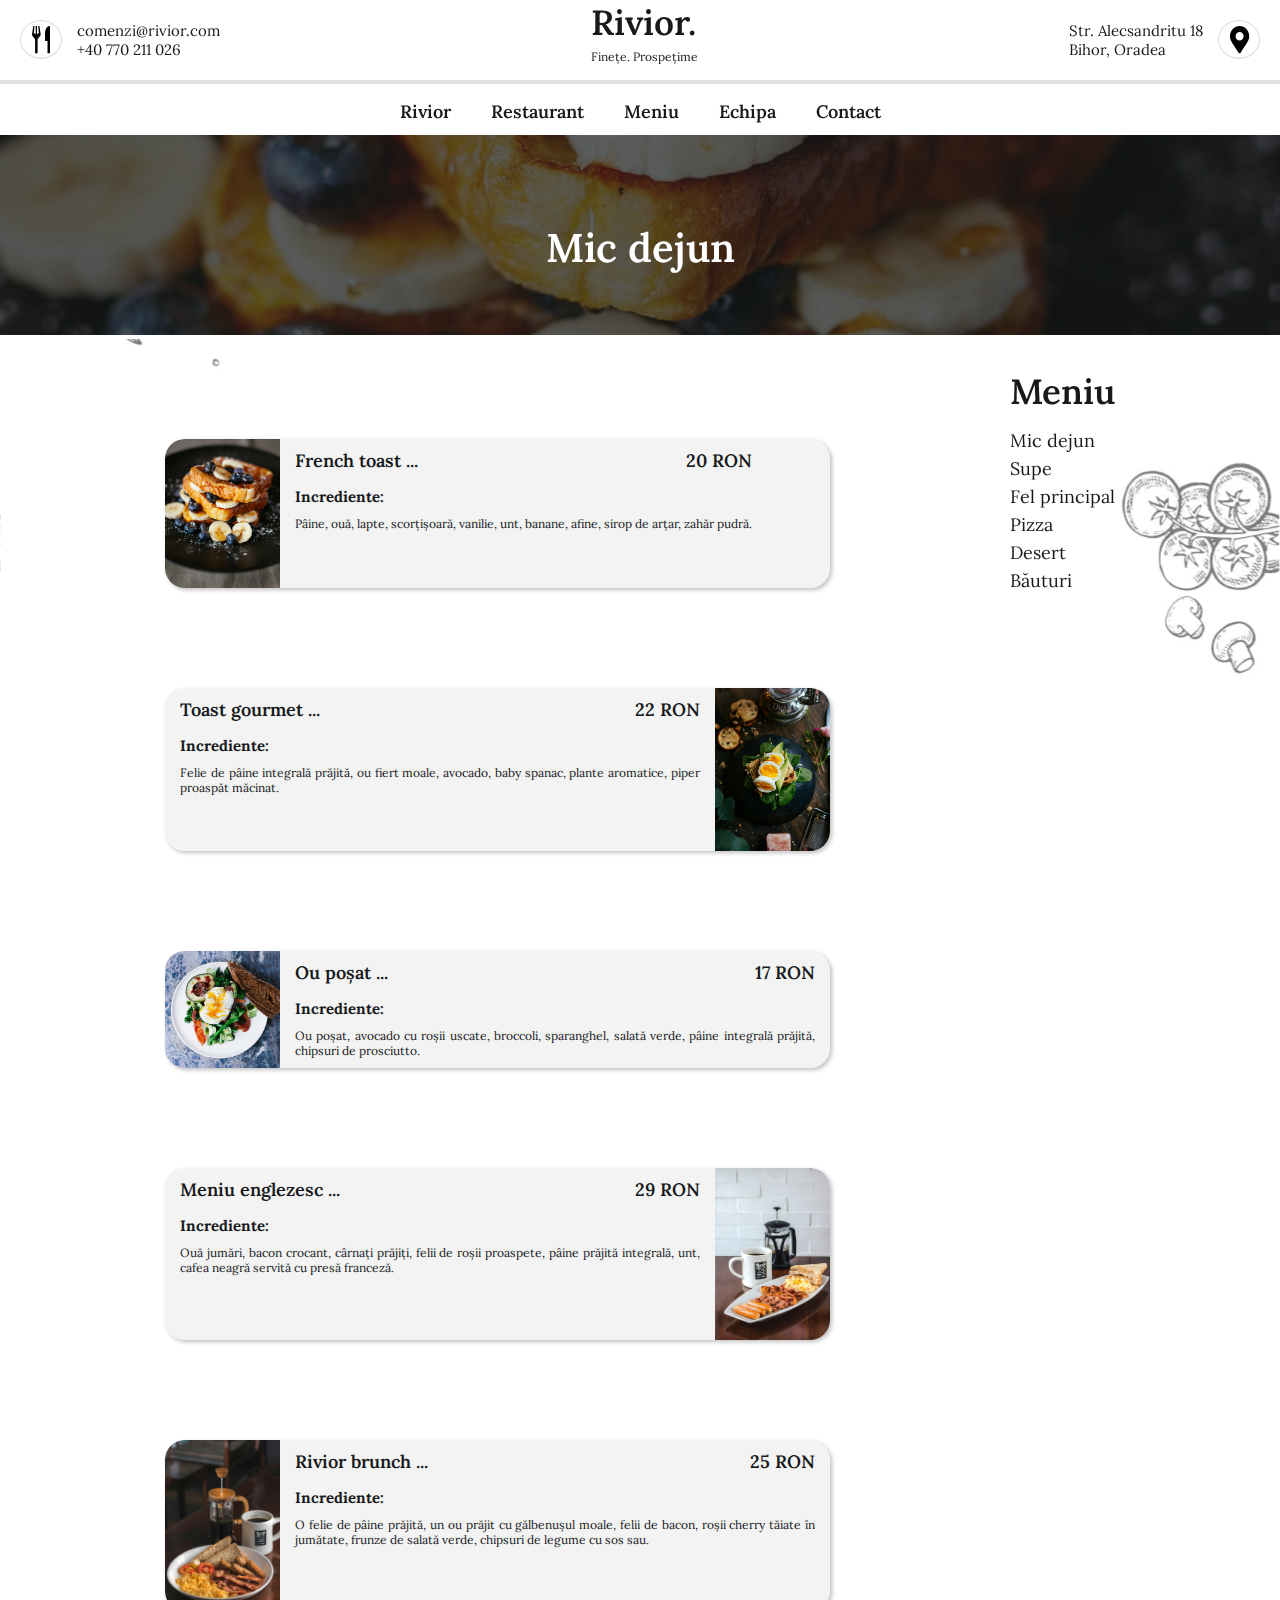
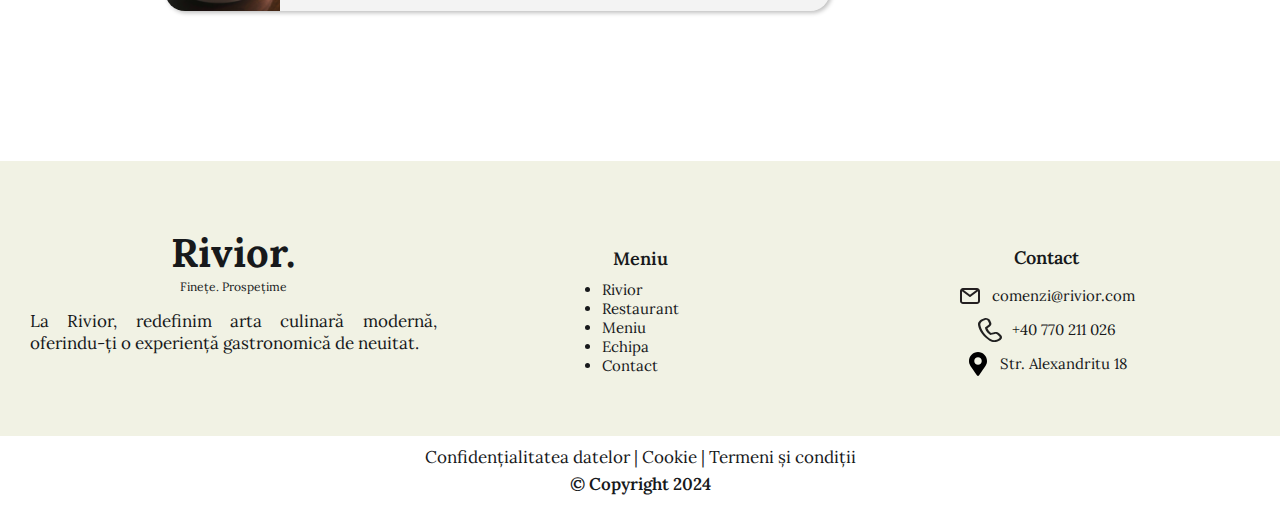
<file: src/html/mic_dejun.html>
<!DOCTYPE html>
<html lang="en">

<head>
    <meta charset="UTF-8">
    <meta name="viewport" content="width=device-width, initial-scale=1.0">
    <link rel="stylesheet" href="../css/base.css">
    <link rel="stylesheet" href="../css/header.css">
    <link rel="stylesheet" href="../css/footer.css">
    <link rel="stylesheet" href="../css/dishes_page.css">
    <script src="../js/header.js" defer></script>
    <title>Mic dejun</title>
</head>

<body>

    <header>
        <!-- Mobile navigation -->
        <div class="navigation mobile-nav">
            <div class="logo">
                <h2>Rivior.</h2></br>
                <p class="note">Finețe. Prospețime</p>
            </div>
            <div class="off-screen-menu">
                <ul>
                    <li class="nav-items"><a href="../html/index.html">Rivior</a></li>
                    <li class="nav-items"><a href="../html/restaurant.html">Restaurant</a></li>
                    <li class="nav-items"><a href="../html/meniu.html">Meniu</a></li>
                    <li class="nav-items"><a href="../html/echipa.html">Echipa</a></li>
                    <li class="nav-items"><a href="../html/contact.html">Contact</a></li>
                </ul>
            </div>

            <div class="ham-menu">
                <span></span>
                <span></span>
                <span></span>
            </div>
        </div>
        <hr class="mobile-hr">

        <!-- Desktop navigation -->
        <section class="top-nav">

            <div class="top-nav-contact">
                <img src="../../assets/icons/furculita.svg" alt="Furculita icon">
                <div class="top-nav-contact-items">
                    <a href="mailto:comenzi@rivior.com">comenzi@rivior.com</a></br>
                    <a href="tel:+407770211026">+40 770 211 026</a>
                </div>
            </div>

            <div class="top-nav-logo">
                <h2 style="margin-bottom: 0;">Rivior.</h2></br>
                <p class="note" style="margin-top: -15px;">Finețe. Prospețime</p>
            </div>

            <div class="top-nav-location">
                <a href="http://maps.com" target="_blank" rel="noopener noreferrer">Str. Alecsandritu 18 </br> Bihor,
                    Oradea</a>
                <img src="../../assets/icons/location.svg" alt="Locatie icon">
            </div>
        </section>

        <section class="desktop-nav-bar">
            <hr>
            <div class="desktop-nav-bar-content">
                <ul>
                    <li class="desktop-nav-items"><a href="../html/index.html">Rivior</a></li>
                    <li class="desktop-nav-items"><a href="../html/restaurant.html">Restaurant</a></li>
                    <li class="desktop-nav-items"><a href="../html/meniu.html">Meniu</a></li>
                    <li class="desktop-nav-items"><a href="../html/echipa.html">Echipa</a></li>
                    <li class="desktop-nav-items"><a href="../html/contact.html">Contact</a></li>
                </ul>

            </div>
        </section>

    </header>

    <section class="hero">
        <div class="hero-img">
            <img src="../../assets/img/mic_dejun/BF1.jpg" alt="Poza banner">
        </div>

        <div class="hero-text">
            <h1>Mic dejun</h1>
        </div>

        <div class="img-bounder">
            <img src="../../assets/icons/dishes-bounder.svg" alt="">
        </div>
    </section>

    <section class="dishes">
        <div class="dishes-content">
            <div class="dishes-left">
                <div class="dishes-item">
                    <img src="../../assets/img/mic_dejun/BF1.jpg" alt="French toast">
                    <div class="dishes-item-text">
                        <div class="dishes-item-price">
                            <h3>French toast ... </h3>
                            <h3>20 RON</h3>
                        </div>
                        <h4>Incrediente:</h4>
                        <p>Pâine, ouă, lapte, scorțișoară, vanilie, unt, banane, afine, sirop de arțar, zahăr pudră.</p>
                    </div>
                </div>

                <div class="dishes-item flex-inverted">
                    <img src="../../assets/img/mic_dejun/BF2.jpg" alt="Toast gourmet">
                    <div class="dishes-item-text">
                        <div class="dishes-item-price">
                            <h3>Toast gourmet ... </h3>
                            <h3>22 RON</h3>
                        </div>
                        <h4>Incrediente:</h4>
                        <p>Felie de pâine integrală prăjită, ou fiert moale, avocado, baby spanac, plante aromatice,
                            piper proaspăt măcinat.</p>
                    </div>
                </div>

                <div class="dishes-item">
                    <img src="../../assets/img/mic_dejun/BF3.jpg" alt="Ou poșat">
                    <div class="dishes-item-text">
                        <div class="dishes-item-price">
                            <h3>Ou poșat ... </h3>
                            <h3>17 RON</h3>
                        </div>
                        <h4>Incrediente:</h4>
                        <p>Ou poșat, avocado cu roșii uscate, broccoli, sparanghel, salată verde, pâine integrală
                            prăjită, chipsuri de prosciutto.</p>
                    </div>
                </div>

                <div class="dishes-item flex-inverted">
                    <img src="../../assets/img/mic_dejun/BF4.jpg" alt="Meniu englezesc">
                    <div class="dishes-item-text">
                        <div class="dishes-item-price">
                            <h3>Meniu englezesc ... </h3>
                            <h3>29 RON</h3>
                        </div>
                        <h4>Incrediente:</h4>
                        <p>Ouă jumări, bacon crocant, cârnați prăjiți, felii de roșii proaspete, pâine prăjită
                            integrală, unt, cafea neagră servită cu presă franceză.</p>
                    </div>
                </div>

                <div class="dishes-item">
                    <img src="../../assets/img/mic_dejun/BF5.jpg" alt="Rivior brunch">
                    <div class="dishes-item-text">
                        <div class="dishes-item-price">
                            <h3>Rivior brunch ... </h3>
                            <h3>25 RON</h3>
                        </div>
                        <h4>Incrediente:</h4>
                        <p>O felie de pâine prăjită, un ou prăjit cu gălbenușul moale, felii de bacon, roșii cherry
                            tăiate în jumătate, frunze de salată verde, chipsuri de legume cu sos sau.</p>
                    </div>
                </div>
            </div>
            <!-- side-bar -->
            <div class="dishes-right">
                <div class="side-bar">
                    <h2>Meniu</h2>
                    <ul>
                        <li><a href="../html/mic_dejun.html">Mic dejun</a></li>
                        <li><a href="">Supe</li></a>
                        <li><a href="">Fel principal</li></a>
                        <li><a href="">Pizza</li></a>
                        <li><a href="">Desert</li></a>
                        <li><a href="">Băuturi</li></a>
                    </ul>
                </div>
            </div>
        </div>
    </section>


    <footer>
        <div class="footer-content">
            <div class="footer-logo">
                <h1>Rivior.</h1>
                <p class="note">Finețe. Prospețime</p>
                <p>La Rivior, redefinim arta culinară modernă, oferindu-ți o experiență gastronomică de neuitat.</p>
            </div>
    
            <div class="footer-menu">
                <h3>Meniu</h3>
                <ul>
                    <li class="footer-menu-items"><a href="../html/index.html">Rivior</a></li>
                    <li class="footer-menu-items"><a href="../html/restaurant.html">Restaurant</a></li>
                    <li class="footer-menu-items"><a href="../html/meniu.html">Meniu</a></li>
                    <li class="footer-menu-items"><a href="../html/echipa.html">Echipa</a></li>
                    <li class="footer-menu-items"><a href="../html/contact.html">Contact</a></li>
                </ul>
            </div>
    
            <div class="footer-contact">
                <h3>Contact</h3>
                <div class="email">
                    <img src="../../assets/icons/email.svg" alt="Email icon">
                    <a href="mailto:comenzi@rivior.com">comenzi@rivior.com</a>
                </div>
    
                <div class="phone">
                    <img src="../../assets/icons/phone.svg" alt="Telefon icon">
                    <a href="tel:+40770211026">+40 770 211 026</a>
                </div>
    
                <div class="location">
                    <img src="../../assets/icons/location_simple.svg" alt="Locatie icon">
                    <a target="_blank"
                        href="https://www.google.com/maps/place/Strada+Vasile+Alecsandri+18,+Oradea/@47.0535776,21.9301495,17z/data=!3m1!4b1!4m6!3m5!1s0x474647ef53ec5765:0x6e507a97965e7fae!8m2!3d47.0535776!4d21.9327244!16s%2Fg%2F11qh22tq52?entry=ttu&g_ep=EgoyMDI0MTIxMS4wIKXMDSoASAFQAw%3D%3D">Str.
                        Alexandritu 18</a>
                </div>
            </div>
    
            <div class="footer-schedule">
                <h3>Orar</h3>
                <div class="footer-schedule-items">
                    <p><span>Luni - Vineri: </span>9:00 - 22:00</p>
                    <p><span>Sâmbătă: </span>12:00 - 24:00</p>
                    <p><span>Duminică: </span>10:00 - 23:00</p>
                    <p><span>Sărbători: </span>închis</p>
                </div>
            </div>
        </div>
        <div class="copyright">
            <p><a href="">Confidențialitatea datelor</a> | <a href="">Cookie</a> | <a href="">Termeni și condiții</a></p>
            <p>© Copyright 2024</p>
        </div>
    </footer>

</body>

</html>
</file>
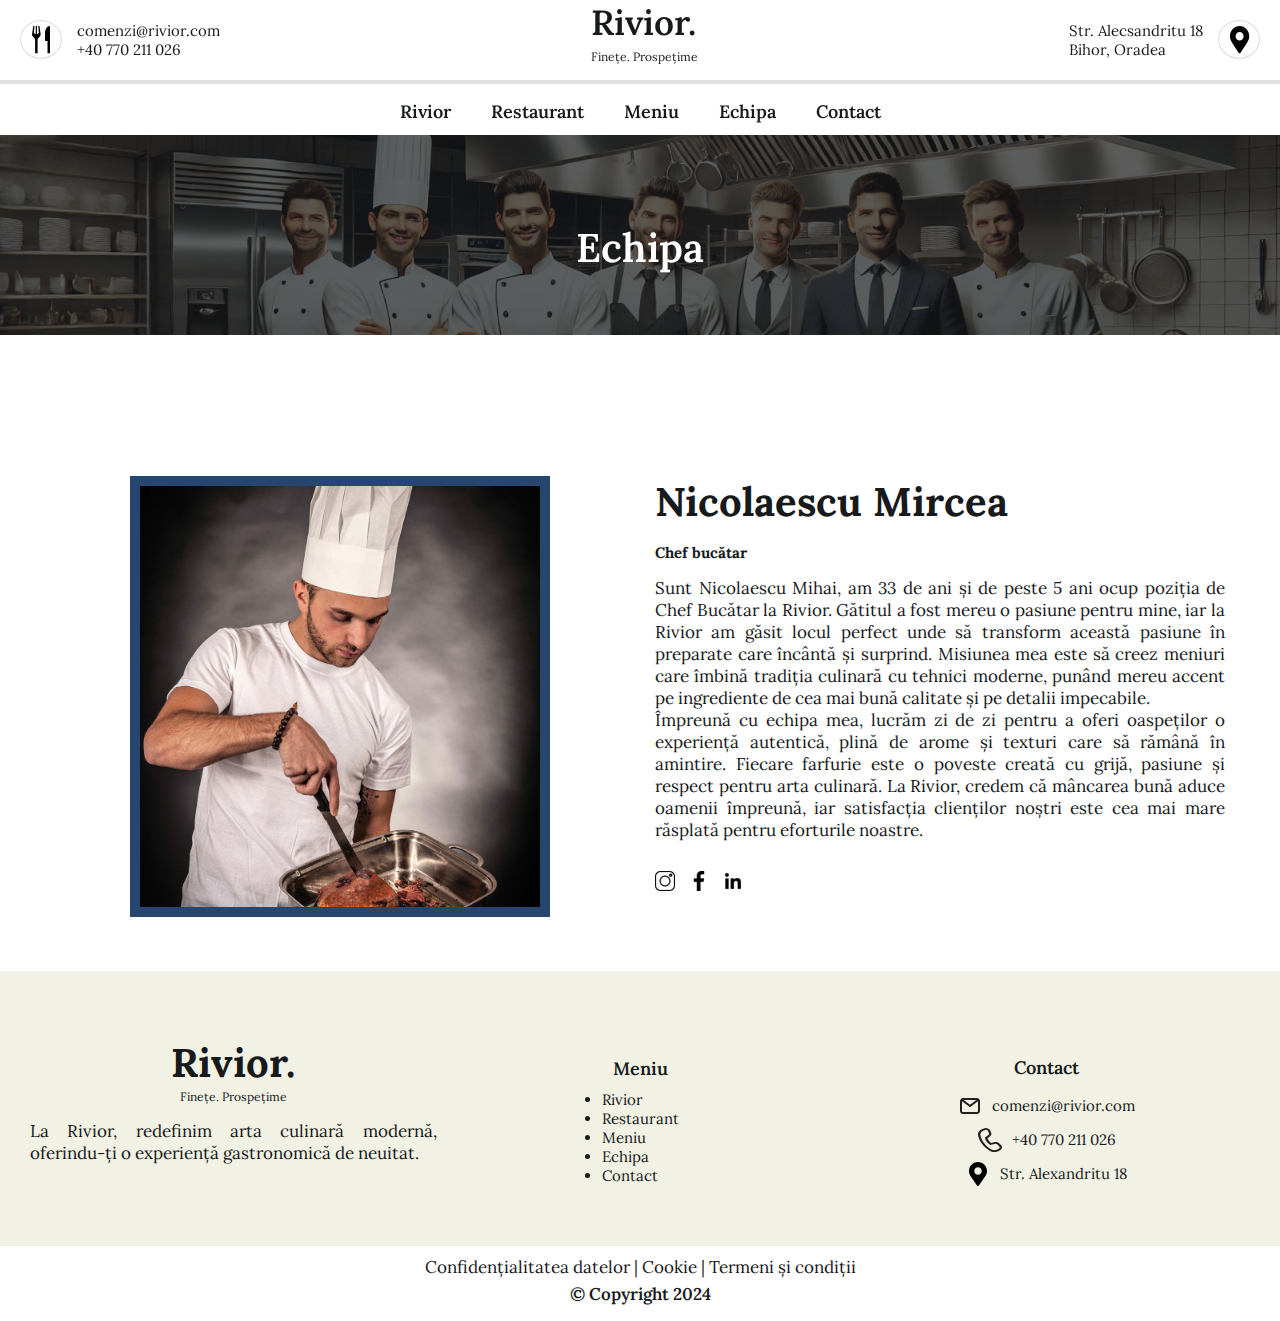
<file: src/html/nicolaescu.html>
<!DOCTYPE html>
<html lang="en">

<head>
    <meta charset="UTF-8">
    <meta name="viewport" content="width=device-width, initial-scale=1.0">
    <link rel="stylesheet" href="../css/base.css">
    <link rel="stylesheet" href="../css/header.css">
    <link rel="stylesheet" href="../css/footer.css">
    <link rel="stylesheet" href="../css/team_page.css">
    <script src="../js/header.js" defer></script>
    <title>Nicolaescu Mircea</title>
</head>

<body>


    <header>
        <!-- Mobile navigation -->
        <div class="navigation mobile-nav">
            <div class="logo">
                <h2>Rivior.</h2></br>
                <p class="note">Finețe. Prospețime</p>
            </div>
            <div class="off-screen-menu">
                <ul>
                    <li class="nav-items"><a href="../html/index.html">Rivior</a></li>
                    <li class="nav-items"><a href="../html/restaurant.html">Restaurant</a></li>
                    <li class="nav-items"><a href="../html/meniu.html">Meniu</a></li>
                    <li class="nav-items"><a href="../html/echipa.html">Echipa</a></li>
                    <li class="nav-items"><a href="../html/contact.html">Contact</a></li>
                </ul>
            </div>

            <div class="ham-menu">
                <span></span>
                <span></span>
                <span></span>
            </div>
        </div>
        <hr class="mobile-hr">

        <!-- Desktop navigation -->
        <section class="top-nav">

            <div class="top-nav-contact">
                <img src="../../assets/icons/furculita.svg" alt="Furculita icon">
                <div class="top-nav-contact-items">
                    <a href="mailto:comenzi@rivior.com">comenzi@rivior.com</a></br>
                    <a href="tel:+407770211026">+40 770 211 026</a>
                </div>
            </div>

            <div class="top-nav-logo">
                <h2 style="margin-bottom: 0;">Rivior.</h2></br>
                <p class="note" style="margin-top: -15px;">Finețe. Prospețime</p>
            </div>

            <div class="top-nav-location">
                <a href="http://maps.com" target="_blank" rel="noopener noreferrer">Str. Alecsandritu 18 </br> Bihor,
                    Oradea</a>
                <img src="../../assets/icons/location.svg" alt="Locatie icon">
            </div>
        </section>

        <section class="desktop-nav-bar">
            <hr>
            <div class="desktop-nav-bar-content">
                <ul>
                    <li class="desktop-nav-items"><a href="../html/index.html">Rivior</a></li>
                    <li class="desktop-nav-items"><a href="../html/restaurant.html">Restaurant</a></li>
                    <li class="desktop-nav-items"><a href="../html/meniu.html">Meniu</a></li>
                    <li class="desktop-nav-items"><a href="../html/echipa.html">Echipa</a></li>
                    <li class="desktop-nav-items"><a href="../html/contact.html">Contact</a></li>
                </ul>

            </div>
        </section>

    </header>

    <section class="hero">
        <div class="hero-img">
            <img src="../../assets/img/echipa/banner.jpeg" alt="Poza banner">
        </div>

        <div class="hero-text">
            <h1>Echipa</h1>
        </div>

    </section>

    <section class="person">
        <div class="person-content">
            <div class="person-img">
                <img src="../../assets/img/echipa/chef-nicolaescu.jpeg" alt="Chef Nicolaescu">
            </div>

            <div class="person-text">
                <h1>Nicolaescu Mircea</h1>
                <h4>Chef bucătar</h4>

                <p>Sunt Nicolaescu Mihai, am 33 de ani și de peste 5 ani ocup poziția de Chef Bucătar la Rivior. Gătitul
                    a fost mereu o pasiune pentru mine, iar la Rivior am găsit locul perfect unde să transform această
                    pasiune în preparate care încântă și surprind. Misiunea mea este să creez meniuri care îmbină
                    tradiția culinară cu tehnici moderne, punând mereu accent pe ingrediente de cea mai bună calitate și
                    pe detalii impecabile.</br>
                    Împreună cu echipa mea, lucrăm zi de zi pentru a oferi oaspeților o experiență autentică, plină de
                    arome și texturi care să rămână în amintire. Fiecare farfurie este o poveste creată cu grijă,
                    pasiune și respect pentru arta culinară. La Rivior, credem că mâncarea bună aduce oamenii împreună,
                    iar satisfacția clienților noștri este cea mai mare răsplată pentru eforturile noastre.
                </p>

                <div class="social-media">
                    <a href=""><object type="image/svg+xml" data="../../assets/icons/instagram.svg"
                            class="instagram-icon" alt="instagram" style="pointer-events: none;"></object></a>

                    <a href="https://www.facebook.com" target="_blank">
                        <object type="image/svg+xml" data="../../assets/icons/facebook.svg" class="facebook-icon"
                            alt="facebook"></object>
                    </a>

                    <a href="https://www.linkedin.com" target="_blank">
                        <object type="image/svg+xml" data="../../assets/icons/linkedin.svg" class="linkedin-icon"
                            style="pointer-events: none;" alt="linkedin"></object>
                    </a>


                </div>

            </div>

        </div>
    </section>


    <footer>
        <div class="footer-content">
            <div class="footer-logo">
                <h1>Rivior.</h1>
                <p class="note">Finețe. Prospețime</p>
                <p>La Rivior, redefinim arta culinară modernă, oferindu-ți o experiență gastronomică de neuitat.</p>
            </div>
    
            <div class="footer-menu">
                <h3>Meniu</h3>
                <ul>
                    <li class="footer-menu-items"><a href="../html/index.html">Rivior</a></li>
                    <li class="footer-menu-items"><a href="../html/restaurant.html">Restaurant</a></li>
                    <li class="footer-menu-items"><a href="../html/meniu.html">Meniu</a></li>
                    <li class="footer-menu-items"><a href="../html/echipa.html">Echipa</a></li>
                    <li class="footer-menu-items"><a href="../html/contact.html">Contact</a></li>
                </ul>
            </div>
    
            <div class="footer-contact">
                <h3>Contact</h3>
                <div class="email">
                    <img src="../../assets/icons/email.svg" alt="Email icon">
                    <a href="mailto:comenzi@rivior.com">comenzi@rivior.com</a>
                </div>
    
                <div class="phone">
                    <img src="../../assets/icons/phone.svg" alt="Telefon icon">
                    <a href="tel:+40770211026">+40 770 211 026</a>
                </div>
    
                <div class="location">
                    <img src="../../assets/icons/location_simple.svg" alt="Locatie icon">
                    <a target="_blank"
                        href="https://www.google.com/maps/place/Strada+Vasile+Alecsandri+18,+Oradea/@47.0535776,21.9301495,17z/data=!3m1!4b1!4m6!3m5!1s0x474647ef53ec5765:0x6e507a97965e7fae!8m2!3d47.0535776!4d21.9327244!16s%2Fg%2F11qh22tq52?entry=ttu&g_ep=EgoyMDI0MTIxMS4wIKXMDSoASAFQAw%3D%3D">Str.
                        Alexandritu 18</a>
                </div>
            </div>
    
            <div class="footer-schedule">
                <h3>Orar</h3>
                <div class="footer-schedule-items">
                    <p><span>Luni - Vineri: </span>9:00 - 22:00</p>
                    <p><span>Sâmbătă: </span>12:00 - 24:00</p>
                    <p><span>Duminică: </span>10:00 - 23:00</p>
                    <p><span>Sărbători: </span>închis</p>
                </div>
            </div>
        </div>
        <div class="copyright">
            <p><a href="">Confidențialitatea datelor</a> | <a href="">Cookie</a> | <a href="">Termeni și condiții</a></p>
            <p>© Copyright 2024</p>
        </div>
    </footer>


</body>

</html>
</file>
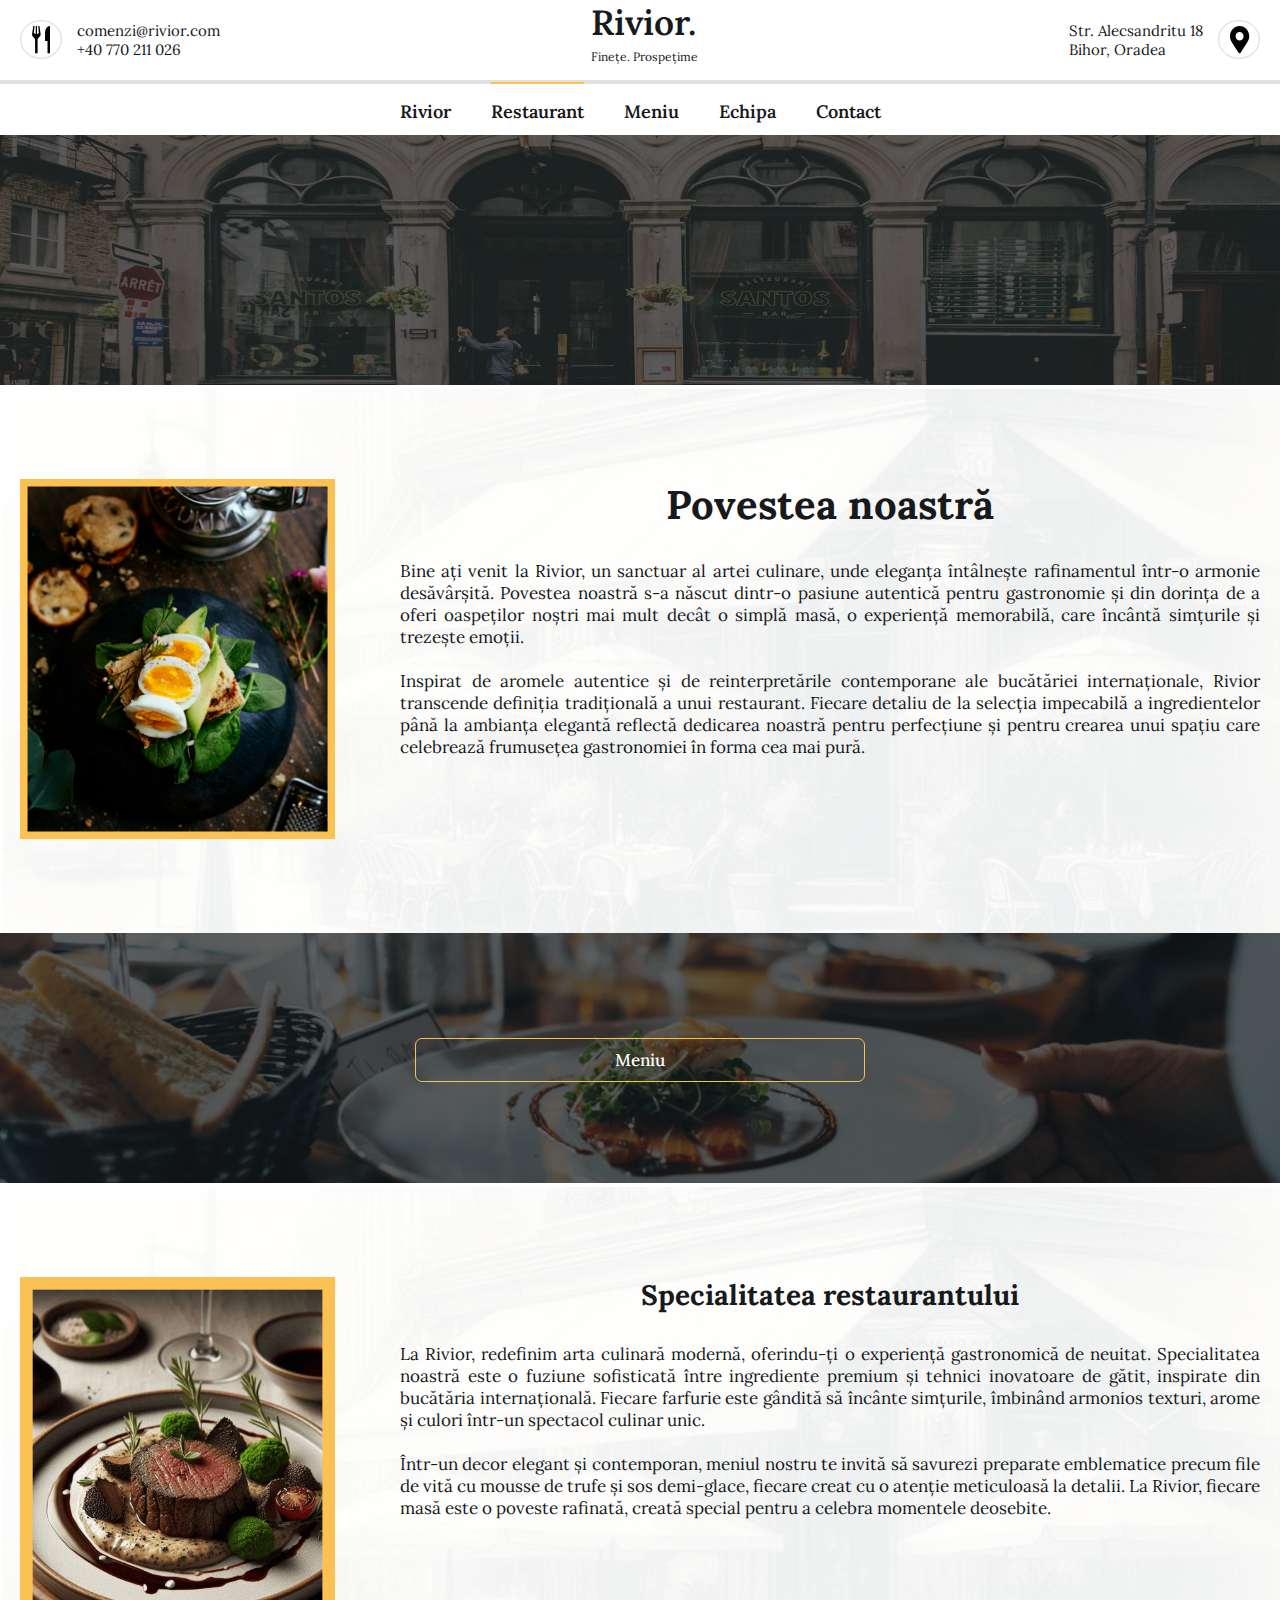
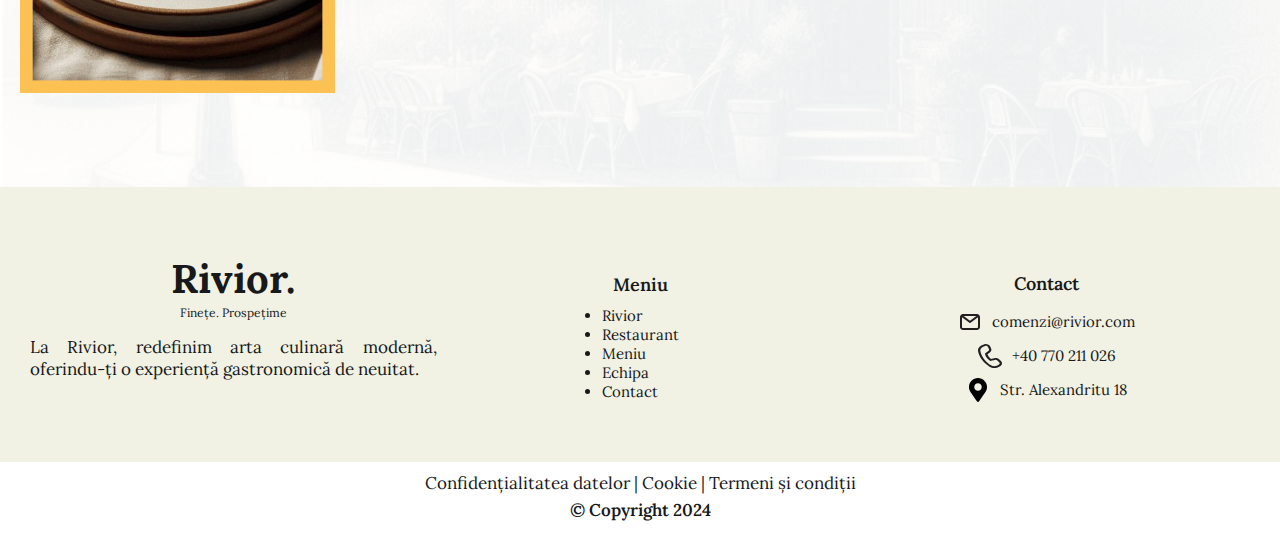
<file: src/html/restaurant.html>
<!DOCTYPE html>
<html lang="en">

<head>
    <meta charset="UTF-8">
    <meta name="viewport" content="width=device-width, initial-scale=1.0">
    <link rel="stylesheet" href="../css/base.css">
    <link rel="stylesheet" href="../css/header.css">
    <link rel="stylesheet" href="../css/footer.css">
    <link rel="stylesheet" href="../css/restaurant.css">
    <script src="../js/header.js" defer></script>
    <title>Restaurant</title>
</head>

<body>
    <header>
        <!-- Mobile navigation -->
        <div class="navigation mobile-nav">
            <div class="logo">
                <h2>Rivior.</h2></br>
                <p class="note">Finețe. Prospețime</p>
            </div>
            <div class="off-screen-menu">
                <ul>
                    <li class="nav-items"><a href="../html/index.html">Rivior</a></li>
                    <li class="nav-items"><a href="../html/restaurant.html">Restaurant</a></li>
                    <li class="nav-items"><a href="../html/meniu.html">Meniu</a></li>
                    <li class="nav-items"><a href="../html/echipa.html">Echipa</a></li>
                    <li class="nav-items"><a href="../html/contact.html">Contact</a></li>
                </ul>
            </div>

            <div class="ham-menu">
                <span></span>
                <span></span>
                <span></span>
            </div>
        </div>
        <hr class="mobile-hr">

        <!-- Desktop navigation -->
        <section class="top-nav">

            <div class="top-nav-contact">
                <img src="../../assets/icons/furculita.svg" alt="Furculita icon">
                <div class="top-nav-contact-items">
                    <a href="mailto:comenzi@rivior.com">comenzi@rivior.com</a></br>
                    <a href="tel:+407770211026">+40 770 211 026</a>
                </div>
            </div>

            <div class="top-nav-logo">
                <h2 style="margin-bottom: 0;">Rivior.</h2></br>
                <p class="note" style="margin-top: -15px;">Finețe. Prospețime</p>
            </div>

            <div class="top-nav-location">
                <a href="http://maps.com" target="_blank" rel="noopener noreferrer">Str. Alecsandritu 18 </br> Bihor,
                    Oradea</a>
                <img src="../../assets/icons/location.svg" alt="Locatie icon">
            </div>
        </section>

        <section class="desktop-nav-bar">
            <hr>
            <div class="desktop-nav-bar-content">
                <ul>
                    <li class="desktop-nav-items"><a href="../html/index.html">Rivior</a></li>
                    <li class="desktop-nav-items"><a href="../html/restaurant.html">Restaurant</a></li>
                    <li class="desktop-nav-items"><a href="../html/meniu.html">Meniu</a></li>
                    <li class="desktop-nav-items"><a href="../html/echipa.html">Echipa</a></li>
                    <li class="desktop-nav-items"><a href="../html/contact.html">Contact</a></li>
                </ul>

            </div>
        </section>

    </header>

    <section class="hero">
        <img src="../../assets/img/restaurant/hero-img.jpg" alt="Poza banner">
    </section>


    <section class="story">
        <div class="story-content">
            <div class="story-img">
                <img src="../../assets/img/restaurant/povestea-section.png" alt="">
            </div>

            <div class="story-text">
                <h1>Povestea noastră</h1>
                <p>Bine ați venit la Rivior, un sanctuar al artei culinare, unde eleganța întâlnește rafinamentul într-o
                    armonie desăvârșită. Povestea noastră s-a născut dintr-o pasiune autentică pentru gastronomie și din
                    dorința de a oferi oaspeților noștri mai mult decât o simplă masă, o experiență memorabilă, care
                    încântă simțurile și trezește emoții.
                    </br></br>
                    Inspirat de aromele autentice și de reinterpretările contemporane ale bucătăriei internaționale,
                    Rivior transcende definiția tradițională a unui restaurant. Fiecare detaliu de la selecția
                    impecabilă a ingredientelor până la ambianța elegantă reflectă dedicarea noastră pentru perfecțiune
                    și pentru crearea unui spațiu care celebrează frumusețea gastronomiei în forma cea mai pură.</p>
            </div>
        </div>
    </section>

    <section class="call-to-action">
        <div class="call-to-action-img">
            <img src="../../assets/img/restaurant/call-to-action.jpeg" alt="Poza preparat">
        </div>
        <button>Meniu</button>
    </section>

    <section class="specialty">
        <div class="specialty-content">
            <div class="specialty-img">
                <img src="../../assets/img/restaurant/speciality-img4.jpeg" alt="Poza reprezentativa">
            </div>

            <div class="specialty-text">
                <h1>Specialitatea restaurantului</h1>
                <p>La Rivior, redefinim arta culinară modernă, oferindu-ți o experiență gastronomică de neuitat.
                    Specialitatea noastră este o fuziune sofisticată între ingrediente premium și tehnici inovatoare de
                    gătit, inspirate din bucătăria internațională. Fiecare farfurie este gândită să încânte simțurile,
                    îmbinând armonios texturi, arome și culori într-un spectacol culinar unic.
                    </br> </br>
                    Într-un decor elegant și contemporan, meniul nostru te invită să savurezi preparate emblematice
                    precum file de vită cu mousse de trufe și sos demi-glace, fiecare creat cu o atenție meticuloasă la
                    detalii. La Rivior, fiecare masă este o poveste rafinată, creată special pentru a celebra momentele
                    deosebite.</p>
            </div>
        </div>
    </section>



    <footer>
        <div class="footer-content">
            <div class="footer-logo">
                <h1>Rivior.</h1>
                <p class="note">Finețe. Prospețime</p>
                <p>La Rivior, redefinim arta culinară modernă, oferindu-ți o experiență gastronomică de neuitat.</p>
            </div>
    
            <div class="footer-menu">
                <h3>Meniu</h3>
                <ul>
                    <li class="footer-menu-items"><a href="../html/index.html">Rivior</a></li>
                    <li class="footer-menu-items"><a href="../html/restaurant.html">Restaurant</a></li>
                    <li class="footer-menu-items"><a href="../html/meniu.html">Meniu</a></li>
                    <li class="footer-menu-items"><a href="../html/echipa.html">Echipa</a></li>
                    <li class="footer-menu-items"><a href="../html/contact.html">Contact</a></li>
                </ul>
            </div>
    
            <div class="footer-contact">
                <h3>Contact</h3>
                <div class="email">
                    <img src="../../assets/icons/email.svg" alt="Email icon">
                    <a href="mailto:comenzi@rivior.com">comenzi@rivior.com</a>
                </div>
    
                <div class="phone">
                    <img src="../../assets/icons/phone.svg" alt="Telefon icon">
                    <a href="tel:+40770211026">+40 770 211 026</a>
                </div>
    
                <div class="location">
                    <img src="../../assets/icons/location_simple.svg" alt="Locatie icon">
                    <a target="_blank"
                        href="https://www.google.com/maps/place/Strada+Vasile+Alecsandri+18,+Oradea/@47.0535776,21.9301495,17z/data=!3m1!4b1!4m6!3m5!1s0x474647ef53ec5765:0x6e507a97965e7fae!8m2!3d47.0535776!4d21.9327244!16s%2Fg%2F11qh22tq52?entry=ttu&g_ep=EgoyMDI0MTIxMS4wIKXMDSoASAFQAw%3D%3D">Str.
                        Alexandritu 18</a>
                </div>
            </div>
    
            <div class="footer-schedule">
                <h3>Orar</h3>
                <div class="footer-schedule-items">
                    <p><span>Luni - Vineri: </span>9:00 - 22:00</p>
                    <p><span>Sâmbătă: </span>12:00 - 24:00</p>
                    <p><span>Duminică: </span>10:00 - 23:00</p>
                    <p><span>Sărbători: </span>închis</p>
                </div>
            </div>
        </div>
        <div class="copyright">
            <p><a href="">Confidențialitatea datelor</a> | <a href="">Cookie</a> | <a href="">Termeni și condiții</a></p>
            <p>© Copyright 2024</p>
        </div>
    </footer>

</body>


</html>
</file>
<file: src/css/base.css>
@import url('https://fonts.googleapis.com/css2?family=Lora:ital,wght@0,400..700;1,400..700&display=swap');

*{
    margin: 0;
    padding: 0;
}

:root{
    /* -- colors -- */
    --primary-color: #26466F;
    --secondary-color: #F3E5AB;
    --accent-color: #FBC153;
    --grey-color: #E0E0E0;
    --black-color: #17191B;
    --white-color: #FFFFFF;

    /* -- fonts -- */
    --main-font: 'Lora', serif;
    --fallback-font: serif;

    /* -- spacing -- */
    --spacing-small: 8px;
    --spacing-medium: 16px;
    --spacing-large: 32px;
    
}

/* -- global style -- */
body{
    color: var(--black-color);
    font-family: var(--main-font), var(--fallback-font);
    font-size: 15px;
    margin: 0;
    padding: 0 30px;
}


/* -- MOBILE -- */

/* -- titles -- */
h1{
    font-family: var(--main-font), var(--fallback-font);
    font-weight: 700;
    font-size: 35px; /* 40px large */
    color: var(--black-color);
    margin-bottom: var(--spacing-medium);
}

h2{
    font-family: var(--main-font), var(--fallback-font);
    font-weight: 600;
    font-size: 25px; /* 35px large */
    color: var(--black-color);
    margin-bottom: var(--spacing-small);
}

h3{
    font-family: var(--main-font), var(--fallback-font);
    font-weight: 600;
    font-size: 18px; /* 18px large */
    color: var(--black-color);
}

p{
    font-family: var(--main-font), var(--fallback-font);
    font-weight: 400;
    text-align: justify;
    font-size: 15px; /* 17px large */
    color: var(--black-color);
    margin-bottom: var(--spacing-medium);
}

.note{
    font-family: var(--main-font), var(--fallback-font);
    font-weight: 400;
    font-size: 12px;
    color: var(--black-color);
}


a{
    color: var(--black-color);
    text-decoration: none;
}

/* -- link -- */
a:hover{
    color: #393a3c;
}


/* -- button -- */

button{
    font-family: var(--main-font), var(--fallback-font);
    font-weight: 500;
    font-size: 15px;
    background-color: var(--primary-color);
    color: var(--white-color);
    /* height: 60px; */
    padding: 10px 35px;
    border: none;
    border-radius: 7px;
    
}


button:hover{
    background-color: #4B617F;
}

button.active{
    background-color: #1B3456;
}


/* -- SMALL TABLETS -- */
@media screen and (min-width: 620px){

    body{
        padding: 0 40px;
    }

}


/* -- LARGE TABLETS & LAPTOPS -- */
@media screen and (min-width: 810px){
    body{
        padding: 0 55px;
    }
    
    h1{
        font-size: 40px;
    }

    h2{
        font-size: 35px;
    }

    p{
        font-size: 17px;
    }

    button{
        font-size: 17px;
    }

}


/* -- DESKTOP -- */
@media screen and (min-width: 1440px){
    body{
        max-width: 1440px;
        margin: 0 auto;
        padding: 0 70;
    }
}
</file>
<file: src/css/header.css>
/* -- MOBILE STYLE -- */
.top-nav, .desktop-nav-bar{
    display: none !important;
}
.logo h2 {
    margin-bottom: 0px;
    padding-bottom: 0;
    color: var(--white-color);
    transition: color 0.5s ease;
}

.logo p {
    margin: 0;
    margin-top: -15px;
    color: var(--white-color);
    transition: color 0.5s ease;
}

.navigation {
    display: flex;
    padding-left: 20px;
    padding-right: 20px;
}

.off-screen-menu>ul>li>a {
    display: inline;
    position: relative;
}

.nav-items {
    list-style: none;
    font-size: 25px;
    font-weight: 500;
    margin-bottom: 15px;
}

.nav-items a::after {
    content: "";
    display: block;
    width: 0;
    height: 2px;
    background-color: var(--accent-color);
    bottom: -2px;
    left: 0;
    transition: width 0.5s ease;
    position: absolute;
}

.nav-items a.active::after {
    width: 100%;
}

.off-screen-menu {
    background-color: var(--grey-color);
    height: 100vh;
    width: 100%;
    max-width: 450px;
    position: fixed;
    top: 0;
    right: -450px;
    display: flex;
    justify-content: center;
    align-items: center;
    transition: 0.5s ease;
}

.off-screen-menu.active {
    right: 0;
}

header {
    position: fixed;
    top: 0;
    left: 0;
    margin: 0;
    width: 100%;
    padding-top: 20px; 
    background-color: transparent;
    transition: background-color 0.5s ease;
    z-index: 10;
    box-sizing: border-box;
}

.scrolled{
    background-color: var(--white-color);
    box-shadow: 0 4px 8px rgba(0, 0, 0, 0.1);
}

.scrolled-text{
    color: var(--black-color) !important;
}

.scrolled-ham{
    background-color: var(--black-color) !important;
}

.scrolled-hr{
    background-color: var(--white-color);
    border: none;
}


header>hr {
    margin: 0;
    padding: 0;
    margin-top: 15px;
    border: none;
    background-color: var(--white-color);
    height: 1px;
    width: 100vw;
    position: relative;
    left: 50%;
    transform: translateX(-50%);
    transition: left 1s ease-out;
}

header>hr.active {
    left: -450px
}


/* --- hamburge menu -- */

.ham-menu {
    height: 50px;
    width: 50px;
    margin-left: auto;
    position: relative;
}

.ham-menu span {
    height: 3px;
    width: 100%;
    background-color: var(--white-color);
    border-radius: 25px;
    position: absolute;
    top: 50%;
    left: 50%;
    transform: translate(-50%, -50%);
    transition: 0.2s ease, background-color 0.5s ease;
}

.ham-menu span:nth-child(1) {
    top: 25%;
}

.ham-menu span:nth-child(3) {
    top: 75%;
}

/* -- Close animation X -- */

.ham-menu.active span:nth-child(1) {
    background-color: var(--black-color);
    top: 50%;
    transform: translate(-50%, -50%) rotate(45deg);
}

.ham-menu.active span:nth-child(2) {
    opacity: 0;
}

.ham-menu.active span:nth-child(3) {
    background-color: var(--black-color);
    top: 50%;
    transform: translate(-50%, -50%) rotate(-45deg);
}


/* -- LARGE TABLETS & LAPTOPS -- */
@media screen and (min-width: 810px){

    /* -- Navigation -- */

    .top-nav{
        display: flex !important;
    }

    .desktop-nav-bar{
        display: block !important;
    }

    .navigation, .mobile-hr{
        display: none;
    }

    header{
        position: relative;
        padding: 0;
    }

    .hero-img img, .hero-img::after{
        top: auto !important;
    }

    .top-nav{
        display: flex;
        height: 80px;
        justify-content: space-between;
        align-items: center;
    }

    .top-nav img{
        height: 40px;
    }

    .top-nav-contact{
        display: flex;
        gap: 15px;
        align-items: center;
    }

    .top-nav-location{
        display: flex;
        gap: 15px;
        align-items: center;
    }

    .desktop-nav-bar > hr{
        width: calc(100% + 110px);
        padding: 0;
        margin: 0 -55px;
        border: 2px solid var(--grey-color);
        z-index: 1;
    }

    .desktop-nav-bar{
        height: 55px;
    }

    .desktop-nav-bar-content>ul>li{
        list-style: none;
        font-size: 18px;
        font-weight: 600;
        position: relative;
    }

    .desktop-nav-bar-content>ul{
        display: flex;
        height: 55px;
        gap: 40px;
        justify-content: center;
        align-items: center;
    }

    .desktop-nav-items a::before{
        content: "";
        display: block;
        width: 100%;
        height: 2px;
        position: absolute;
        top: -18px;
        left: 0;
        background-color: var(--accent-color);
        transform: scaleX(0);
        transform-origin: left;
        transition: transform 0.3s ease;
        z-index: 2;

    }

    .desktop-nav-items a:hover::before,
    .desktop-nav-items a:focus::before {
        transform: scaleX(1);
    }

    .desktop-nav-items a.active::before{
        transform: scaleX(1);
    }

    

}
</file>
<file: src/css/footer.css>
/* -- Footer -- */

.footer-schedule{
    display: none;
}

footer {
    width: calc(100% + 60px);
    height: 100%;
    margin: 0 -30px;
    background-color: #F1F2E4;
}

.footer-content {
    padding: 50px 30px;
    display: flex;
    flex-direction: column;
    align-items: center;
}

.footer-logo {
    width: 60%;
    text-align: center;

}

.footer-logo>p:nth-child(2) {
    text-align: center;
    margin-top: -15px;
}

.footer-menu>h3 {
    text-align: center;
    margin-top: 25px;
    margin-bottom: 10px;
}

.footer-contact div {
    display: flex;
    align-items: center;
    margin-bottom: 10px;
}

.footer-contact p{
    margin: 0;
    line-height: 24px;
}

.footer-contact img{
    margin-right: 10px;
    width: 24px;
    height: 24px;
}

.footer-contact >h3{
    margin-top: 35px;
    margin-bottom: 15px;
    text-align: center;
}

.copyright{
    background-color: var(--white-color);
    display: flex;
    flex-direction: column;
    align-items: center;
}

.copyright p:nth-child(1){
    margin-top: 10px;
    margin-bottom: 5px;
}

.copyright p:nth-child(2){
    font-weight: 600;
}

/* -- SMALL TABLETS -- */
@media screen and (min-width: 620px){

    footer{
        width: calc(100% + 80px);
        margin: 0 -40px;
    }
}

/* -- LARGE TABLETS & LAPTOPS -- */
@media screen and (min-width: 810px){
    /* Footer */

    .footer-content{
        flex-direction: row;
        justify-content: space-between;
    }

    .footer-logo, .footer-contact, .footer-menu{
        flex: 1;
    }

    .footer-menu, .footer-contact{
        display: flex;
        flex-direction: column;
        align-items: center;
        
    }

    footer {
        width: calc(100% + 110px);
        margin: 0 -55px;
    }

}


/* -- DESKTOP -- */
@media screen and (min-width: 1440px){
    /* Footer */

    .footer-content{
        padding: 20px 55px;
    }

    .footer-schedule{
        display: flex;
        flex-direction: column;
        align-items: center;
        flex: 1;
    }

    .footer-schedule > h3{
        margin-top: 35px;
    margin-bottom: 15px;
        text-align: center;
    }

    .footer-schedule-items>p{
        margin-bottom: 8px !important;
    }

    .footer-schedule-items>p>span{
        font-weight: 600;
    }

}
</file>
<file: src/css/index.css>
/* -- Hero -- */
.hero {
    height: 100vh;
}

.hero-img img {
    position: absolute;
    width: 100%;
    height: 100vh;
    object-fit: cover;
    object-position: center;
    margin: 0 -30px;
    top: 0;
    z-index: 1;
}

.hero-img::after {
    content: "";
    position: absolute;
    background-color: rgba(23, 25, 27, 0.70);
    backdrop-filter: blur(5px);
    width: 100vw;
    height: 100vh;
    top: 0;
    left: 0;
    z-index: 2;
}

.hero .text {
    position: absolute;
    z-index: 2;
    display: flex;
    flex-direction: column;
    height: calc(100vh - 100px);
    justify-content: center;
    align-items: center;
}

.hero .text h1 {
    color: var(--white-color);
    font-weight: 500;
}

.hero .text p{
    display: none;
}


/* -- Specialty -- */

.specialty-img img:nth-child(2){
    display: none;
}

.specialty-img img:nth-child(3){
    display: none;
}

.specialty-img img:nth-child(4){
    display: none;
}

.specialty-img img {
    width: 80%;
    margin-top: 70px;
    margin-bottom: 50px;
}

.specialty-img {
    text-align: center;
}

.specialty-text h2 {
    margin-bottom: 40px;
}

.specialty button {
    margin-top: 40px;
}


/* -- Call to action -- */

.call-to-action {
    margin-top: 70px;
    margin-bottom: 70px;
    position: relative;
}

.call-to-action-img img {
    width: calc(100% + 60px);
    margin: 0 -30px;
    height: 220px;
    object-fit: cover;
}

.call-to-action-img {
    position: relative;
}

.call-to-action-img::after {
    content: "";
    position: absolute;
    top: 0;
    left: 0;
    background-color: rgba(23, 25, 27, 0.70);
    backdrop-filter: blur(5px);
    width: calc(100% + 60px);
    margin: 0 -30px;
    height: 220px;
}

.call-to-action button {
    position: absolute;
    top: 50%;
    left: 50%;
    transform: translate(-50%, -50%);

}

.call-to-action button {
    width: 60%;
    border: 1px solid var(--accent-color);
    background-color: transparent;
}

.call-to-action button:hover {
    background-color: var(--accent-color);
    color: var(--primary-color);
}


/* -- Dishes -- */
/* Carousel */

.carousel {
    display: flex;
    overflow-x: scroll;
    scroll-snap-type: x mandatory;
    gap: 20px;
    padding: 20px 0;
    cursor: grab;
    scrollbar-width: none;
}

.carousel::-webkit-scrollbar{
    display: none;
}


.carousel-item {
    flex: none;
    scroll-snap-align: start;
    width: 80%;
    border-radius: 10px;
    box-shadow: 0 4px 8px rgba(0, 0, 0, 0.1);
    padding: 20px;
    position: relative;
}

.carousel-item img {
    width: 100%;
    height: 165px;
    object-fit: cover;
    border-top-left-radius: 20px;
    border-top-right-radius: 20px;
}

.carousel-item h3 {
    margin: 20px 0 10px;
}

.carousel-item p {
    margin: 0 10px;
}


.dishes {
    text-align: center;
}

.dishes button {
    margin-top: 70px;
    margin-bottom: 70px;
}

.dishes h1 {
    margin-bottom: 40px;
}


/* -- Reservation -- */

.rezervation {
    width: calc(100% + 60px);
    height: 100%;
    margin: 0 -30px;
    background-image: url(../../assets/img/rivior/contact-section-bg.png);
    background-size: cover;
    background-position: center;
    background-repeat: no-repeat;
}

.rezervation-content {
    padding: 40px 30px 50px 30px;
}

.reservation-table {
    width: 100%;
    height: 100%;
    background-color: var(--primary-color);
    box-shadow: 0px 4px 4px 0px rgba(0, 0, 0, 0.25);
    margin: 50px 0;
}

.reservation-table-content {
    padding: 35px 22px;
}

.reservation-table-content h2 {
    text-align: center;
    color: var(--secondary-color);
    font-weight: 500;
}

.reservation-table-content p {
    color: var(--white-color);
    margin-bottom: 8px;
}

.thank-you {
    text-align: center;
}

/* Form */

#name {
    width: 100%;
}

#phone {
    width: 100%;
}

#persons {
    width: 50%;
}

#time {
    width: 50%;
}

.form-item-row {
    display: flex;
    gap: 35px
}

#date {
    width: 100%;
}

form input {
    padding-left: 5px;
    height: 35px;
    margin-top: 25px;
    border: 2px solid var(--white-color);
    box-shadow: 0px 4px 4px 0px rgba(0, 0, 0, 0.25);
    border-radius: 2px;
}

input[type=submit] {
    width: 100%;
    background-color: var(--white-color);
    font-size: 20px;
    font-family: var(--main-font), var(--fallback-font);
    letter-spacing: 4px;
    cursor: pointer;
}

/* ----- */

.schedule,
.breakfast,
.lunch-dinner {
    display: flex;
    flex-direction: column;
    align-items: center;
    margin-top: 50px;
}

.schedule-items>p>span {
    font-weight: 600;
}

.rezervation>p {
    margin: 0 30px;
    margin-bottom: 50px;
}



/* -- SMALL TABLETS -- */
@media screen and (min-width: 620px){

    body{
        overflow-x: hidden;
    }

    .hero-img img{
        margin: 0 -40px;
    }

    .hero .text{
        top: 87px;
    }

    .specialty-img img{
        width: 30%;
    }

    .call-to-action-img img, .call-to-action-img::after{
        width: calc(100% + 80px);
        margin: 0 -40px;
    }

    .carousel-item{
        width: 40%;
    }

    .rezervation-content{
        padding: 40px 70px 50px 70px;
    }

    .reservation-table-content p{
        text-align: center;
    }

    .reservation-table-content{
        padding: 45px 50px;
    }

    .rezervation{
        width: calc(100% + 80px);
        margin: 0 -40px;
    }

}


/* -- LARGE TABLETS & LAPTOPS -- */
@media screen and (min-width: 810px){

    body{
        overflow-x: hidden;
    }

    .grid{
        display: grid;
        grid-template-columns: repeat(12, 1fr);
        column-gap: 20px;
    }

    .hero-img img{
        margin: 0 -55px;
    }

    .hero .text p{
        display: block !important;
        width: 50%;
        color: var(--white-color);
    }

    .hero .text h1{
        width: 50%;
    }

    .hero .text{
        top: 135px !important;
    }

    .call-to-action-img img, .call-to-action-img::after{
        width: calc(100% + 110px);
        margin: 0 -55px;
    }


    .specialty-img img:nth-child(2){
        display: inline;
    }

    .specialty-img{
        grid-column: 8/13;
        grid-row: 1;
        margin-top: 160px;
    }

    .specialty-img img{
        width: 80%;
        margin: 0;
    }

    .specialty-img img:nth-child(2){
        margin-top: 40px;
    }

    .specialty-img img:nth-child(3), .specialty-img img:nth-child(4){
        display: none;
    }

    .specialty-text{
        grid-row: 1;
        grid-column: 1/7;
        margin-top: 95px;
        align-self: self-start;
    }

    .specialty button{
        grid-row: 1;
        grid-column: 1/5;
        height: 40px;
    }


    /*-- Rezervation -- */

    .rezervation-content{
        margin: 0;
        padding: 50px 55px;
    }

    .reservation-table{
        grid-row: 1;
        grid-column: 3/10;
        margin: 0;
       
    }

    .schedule{
        grid-row: 2;
        grid-column: 1/6;
        display: block;
    }

    .breakfast{
        grid-row: 3;
        grid-column: 1/6;
        display: block;
    }

    .lunch-dinner{
        grid-row: 3;
        grid-column: 7/11;
        display: block;
    }

    .reservation-table-content{
        padding: 30px 25px;
    }

    

}


/* -- DESKTOP -- */
@media screen and (min-width: 1440px){

    .grid{
        display: grid;
        grid-template-columns: repeat(12, 1fr);
        column-gap: 20px;
    }

    /* Hero */
    .hero-img img{
        max-width: 2500px;
    }

    .hero-img::after{
        max-width: 2500px;
    }

    .hero .text{
        width: 90%;
    }

    .hero .text h1 {
        width: 30%;
    }

    .hero .text p {
        width: 30%;
    }

    /*Specialty*/

    .specialty-text{
        margin-top: 185px;
    }

    .specialty-img{
        display: grid;
        margin-top: 80px;
    }

    .specialty-img img:nth-child(1){
        margin: 0;
        padding: 0;
        width: 250px;
        height: 250px;
        grid-row: 1;
        grid-column: 11/13 !important;
        align-self: self-end;
        
    }

    .specialty-img img:nth-child(2){
        margin: 0;
        padding: 0;
        width: 250px;
        height: 330px;
        grid-row: 1;
        grid-column: 8/10;
    }

    .specialty-img img:nth-child(3){
        display: inline;
        margin: 0;
        margin-top: 50px;
        padding: 0;
        width: 250px;
        height: 250px;
        grid-row: 2;
        grid-column: 8/10;
    }

    .specialty-img img:nth-child(4){
        display: inline;
        margin: 0;
        padding: 0;
        margin-top: 50px;
        width: 250px;
        height: 330px;
        grid-row: 2;
        grid-column: 11/13;
    }

    /* Call to action */

    .call-to-action-img img{
        height: 350px;
    }

    .call-to-action-img::after{
        height: 350px;
    }

    .carousel{
        justify-content: center;
    }

    .carousel-item{
        width: 250px;
    }

    /*Rezervation*/

    .reservation-table{
        grid-row: 1;
        grid-column: 1/5;
    }

    .schedule{
        margin: 0;
        grid-row: 1;
        grid-column: 7/10;
    }

    .breakfast {
        
        grid-row: 1;
        grid-column: 7 / 10;
        align-self: self-end;
    }

    .lunch-dinner {
        grid-row: 1;
        grid-column: 10 / 13;
        align-self: self-end;
    }

    .rezervation>p{
        margin-left: 70px;
        margin-bottom: 0;
        padding-bottom: 50px;
    }

    .rezervation {
        width: calc(100% + 110px);
        margin: 0 -55px;
    }

    
}
</file>
<file: src/css/contact.css>
/* Override CSS rule from base.css & header.css & footer.css */

/* base.css */
body {
    margin: 0 auto;
    padding: 0;
    max-width: 1920px;
}

/* header.css */
header {
    max-width: 1920px;
    margin: 0 auto;

}

.desktop-nav-bar>hr {
    width: auto;
    margin: 0;
}

.top-nav {
    padding: 0 20px;

}

.logo h2,
.logo p {
    color: var(--black-color);
}

.ham-menu span {
    background-color: var(--black-color);
}

/* footer.css */

footer {
    width: 100%;
    margin: 0;
}


/* ----------------- */


/* -- Contact -- */

.contact {
    width: 100%;
    height: 100%;
    background-image: url(../../assets/img/rivior/contact-section-bg.png);
    background-size: cover;
    background-position: center;
    background-repeat: no-repeat;
}


.contact-content {
    margin-top: 87px;
    padding: 40px 30px 50px 30px;
}

.contact-table {
    width: 100%;
    height: 100%;
    background-color: var(--primary-color);
    box-shadow: 0px 4px 4px 0px rgba(0, 0, 0, 0.25);
    margin: 50px 0;
}

.contact-table-content {
    padding: 35px 22px;
}

.contact-table-content h2 {
    text-align: center;
    color: var(--secondary-color);
    font-weight: 500;
}

.contact-table-content p {
    color: var(--white-color);
    margin-bottom: 8px;
}

.thank-you {
    text-align: center;
}

/* Form */

#name {
    width: 100%;
}

#phone {
    width: 100%;
}

#email {
    width: 100%;
}

#date {
    width: 100%;
}

form input, #textarea {
    padding-left: 5px;
    height: 35px;
    margin-top: 25px;
    border: 2px solid var(--white-color);
    box-shadow: 0px 4px 4px 0px rgba(0, 0, 0, 0.25);
    border-radius: 2px;
}

#textarea{
    padding-top: 5px;
    height: 130px;
    width: 100%;
}

input[type=submit] {
    width: 100%;
    background-color: var(--white-color);
    font-size: 20px;
    font-family: var(--main-font), var(--fallback-font);
    letter-spacing: 4px;
    cursor: pointer;
}

/* ----- */

.schedule,
.breakfast,
.lunch-dinner {
    display: flex;
    flex-direction: column;
    align-items: center;
    margin-top: 50px;
}

.schedule-items>p>span {
    font-weight: 600;
}

.contact>p {
    margin: 0 30px;
    margin-bottom: 50px;
}

/* -- Location-Contact -- */

.location-content{
    margin-top: 100px;
    padding: 0 25px;
}

.location-info h2{
    margin-bottom: 25px;
}

.location-street, .location-email ,.location-phone{
    display: flex;
    gap: 10px;
    align-items: center;
    margin-bottom: 10px;
}

.location-street img, .location-email img, .location-phone img{
    width: 20px;
    height: 20px;
}

.location-map{
    margin: 100px 0;
}

iframe{
    width: 100%;
    height: 400px;
}


/* -- SMALL TABLETS -- */
@media screen and (min-width: 620px){

    /* -- Contact -- */

    .contact-content{
        padding: 40px 70px 50px 70px;
    }

    .contact-table-content p{
        text-align: center;
    }

    .contact-table-content{
        padding: 45px 50px;
    }

}


/* -- LARGE TABLETS & LAPTOPS -- */
@media screen and (min-width: 810px){

    .grid{
        display: grid;
        grid-template-columns: repeat(12, 1fr);
        column-gap: 20px;
    }

    /*-- contact -- */

    .contact-content{
        margin: 0;
        padding: 50px 55px;
    }

    .contact-table{
        grid-row: 1;
        grid-column: 3/10;
        margin: 0;
       
    }

    .schedule{
        grid-row: 2;
        grid-column: 1/6;
        display: block;
    }

    .breakfast{
        grid-row: 3;
        grid-column: 1/6;
        display: block;
    }

    .lunch-dinner{
        grid-row: 3;
        grid-column: 7/11;
        display: block;
    }

    .contact-table-content{
        padding: 30px 25px;
    }

    /* Location */

    .location-content{
        display: flex;
        justify-content: space-between;
        margin-bottom: 70px;
    }

    .location-info{
        flex: 1;
    }

    .location-map{
        margin: 0;
        flex: 1.2;
    }

}


/* -- DESKTOP -- */
@media screen and (min-width: 1440px){

    /* -- Contact -- */

    .contact-content {
        padding: 100px 70px;
    }


     .contact-table{
        grid-row: 1;
        grid-column: 1/5;
    }

    .schedule{
        margin: 0;
        grid-row: 1;
        grid-column: 7/10;
    }

    .breakfast {
        
        grid-row: 1;
        grid-column: 7 / 10;
        align-self: self-end;
    }

    .lunch-dinner {
        grid-row: 1;
        grid-column: 10 / 13;
        align-self: self-end;
    }

    .contact>p{
        margin-left: 70px;
        margin-bottom: 0;
        padding-bottom: 50px;
    }

    /* Location */

    .location-content{
        padding: 0 70px;
        margin: 100px 0;
    }

    iframe{
        height: 500px;
    }

}
</file>
<file: src/css/echipa.css>
/* Override CSS rule from base.css & header.css & footer.css */

/* base.css */
body {
    margin: 0 auto;
    padding: 0;
    max-width: 1920px;
}

/* header.css */
header {
    max-width: 1920px;
    margin: 0 auto;

}

.desktop-nav-bar>hr {
    width: auto;
    margin: 0;
}

.top-nav {
    padding: 0 20px;

}

.logo h2,
.logo p {
    color: var(--black-color);
}

.ham-menu span {
    background-color: var(--black-color);
}

/* footer.css */

footer {
    width: 100%;
    margin: 0;
}   

/* ------------------ */

.team{
    margin-top: 87px;
}

.team-content{
    display: flex;
    flex-direction: column;
    align-items: center;
}

.team-item{
    padding-top: 100px;
    width: 250px;
}

.team-item img{
    width: 100%;
    height: 265px;
    margin: 0;
    padding: 0;
    z-index: 1;
}

.team-item-text{
    margin-top: -4px;
    padding: 20px 25px;
    background-color: var(--primary-color);
    box-shadow: 0px -5px 6px 0px  rgb(38, 70, 111, 0.7);
    z-index: 2;
}

.team-item-text h1{
    font-size: 22px;
    color: var(--white-color);
}

.team-item-text p{
    font-size: 17px;
    color: var(--white-color);
}

.team-item-social img{
    width: 20px;
    height: 20px;
}

.team-item-social a:nth-child(3){
    margin-left: 10px;
}

.team-item-social a:nth-child(4){
    margin-left: 10px;
}

footer{
    margin-top: 150px;
}


@media screen and (min-width: 620px){
    .grid{
        display: grid;
        grid-template-columns: repeat(2, 1fr);
        column-gap: 20px;
        row-gap: 70px;
    }

    .team{
        display: flex;
        flex-direction: column;
        align-items: center;
    }

    .team-content{
        padding-top: 70px;
    }

    .team-item{
        padding: 0;
    }

    

}


/* -- LARGE TABLETS & LAPTOPS -- */
@media screen and (min-width: 810px) {

    .grid{
        grid-template-columns: repeat(3, 1fr);
        row-gap: 100px;
    }

    .team-content{
        padding-top: 30px;
    }

}


/* -- DESKTOP -- */
@media screen and (min-width: 1440px){

    .grid{
        grid-template-columns: repeat(4, 1fr);
        column-gap: 70px;
    }

    .team-content{
        padding-top: 0px;
    }

}
</file>
<file: src/css/meniu.css>
/* Override CSS rule from base.css & header.css & footer.css */

/* base.css */
body {
    margin: 0 auto;
    padding: 0;
    max-width: 1920px;
}

/* header.css */
header {
    max-width: 1920px;
    margin: 0 auto;

}

.desktop-nav-bar>hr {
    width: auto;
    margin: 0;
}

.top-nav {
    padding: 0 20px;

}

.logo h2,
.logo p {
    color: var(--black-color);
}

.ham-menu span {
    background-color: var(--black-color);
}

/* footer.css */

footer {
    width: 100%;
    margin: 0;
}   

/* ------------------ */

/* Hero */
.hero-img{
    position: relative;
}

.hero-img img{
    margin-top: 87px;
    width: 100%;
    height: 200px;
    object-fit: cover;
    z-index: 1;
}


.hero-img::after{
    content: "";
    position: absolute;
    top: 87px;
    left: 0;
    width: 100%;
    height: 200px;
    background-color: rgba(23, 25, 27, 0.70);
    z-index: 2;
}

.hero-text h1{
    margin: 0;
    color: var(--white-color);
    font-size: 40px;
    font-weight: 600;
    z-index: 3;
}

.hero-text{
    max-width: 1920px;
    position: absolute;
    top: 0;
    width: 100%;
    height: 150px;
    margin-top: 87px;
    display: flex;
    align-items: center;
    justify-content: center;
}

/* Menu List */


.menu-content{
    padding: 50px 25px;
    display: flex;
    flex-direction: column;
    align-items: center;
    gap: 75px;
}


.menu>img{
    position: relative;
    width: 100%;
    margin-top: -15px;
    z-index: 4;
}

.menu-item-img img{
    width: 100%;
    height: 200px;
    object-fit: cover;
    border-radius: 20px;
    box-shadow: 4px 4px 4px 0px rgba(0, 0, 0, 0.25);
    z-index: 1;
}

.menu-item-img{
    position: relative;
}

.menu-item-img::after{
    content: "";
    position: absolute;
    left: 0;
    top: 0;
    width: 100%;
    height: 200px;
    background-color: rgba(0, 0, 0, 0.25);
    border-radius: 20px;
    z-index: 2;
}

.menu-item{
    position: relative;
    width: 100%;
    min-width: 280px;
    max-width: 310px;
    transition: transform 0.3s ease;
}

.menu-item:hover{
    transform: translateY(-10px);   
}

.menu-item h3{
    position: absolute;
    top: 50%;
    left: 50%;
    transform: translate(-50%, -50%);
    color: var(--white-color);
    font-size: 30px;
    font-weight: 600;
    z-index: 3;
}

.menu{
    background-image: url(../../assets/icons/rosii_frunze_bg.svg);
    background-repeat: no-repeat;
    background-size: contain;
    background-position: center;
    background-attachment: fixed;
}




/* -- LARGE TABLETS & LAPTOPS -- */
@media screen and (min-width: 810px){

    .grid{
        display: grid;
        grid-template-columns: repeat(12, 1fr);
        column-gap: 20px;
        row-gap: 70px;
    }

    .hero-img img{
        margin-top: 0;
    }

    .hero-text{
        height: 200px;
    }

    /* Menu */

    .menu{
        display: flex;
        flex-direction: column;
        align-items: center;
    }

    .menu-item{
        width: 100%;
        min-width: 0;
        max-width: 320px;
    }

    .menu-content{
        padding: 150px 50px;
    }

    .breakfast{
        grid-row: 1;
        grid-column: 1/6;
    }

    .soup{
        grid-row: 1;
        grid-column: 8/13;
    }

    .main-dish{
        grid-row: 2;
        grid-column: 1/6;
    }

    .pizza{
        grid-row: 2;
        grid-column: 8/13;
    }

    .desert{
        grid-row: 3;
        grid-column: 1/6;
    }

    .drink{
        grid-row: 3;
        grid-column: 8/13;
    }

}


/* -- DESKTOP -- */
@media screen and (min-width: 1440px){

   

    .menu-content{
        padding: 100px 70px 150px;
    }

    .breakfast{
        grid-row: 1;
        grid-column: 1/4;
    }

    .soup{
        grid-row: 1;
        grid-column: 5/8;
    }

    .main-dish{
        grid-row: 1;
        grid-column: 9/13;
    }

    .pizza{
        grid-row: 2;
        grid-column: 1/4;
    }

    .desert{
        grid-row: 2;
        grid-column: 5/8;
    }

    .drink{
        grid-row: 2;
        grid-column: 9/13;
    }

}
</file>
<file: src/css/dishes_page.css>
/* Override CSS rule from base.css & header.css & footer.css */

/* base.css */
body {
    margin: 0 auto;
    padding: 0;
    max-width: 1920px;
}

/* header.css */
header {
    max-width: 1920px;
    margin: 0 auto;

}

.desktop-nav-bar>hr {
    width: auto;
    margin: 0;
}

.top-nav {
    padding: 0 20px;

}

.logo h2,
.logo p {
    color: var(--black-color);
}

.ham-menu span {
    background-color: var(--black-color);
}

/* footer.css */

footer {
    width: 100%;
    margin: 0;
}


/* --------------- */

/* Hero */
.hero-img {
    position: relative;
}

.hero-img img {
    margin-top: 87px;
    width: 100%;
    height: 200px;
    object-fit: cover;
    object-position: top;
    z-index: 1;
}


.hero-img::after {
    content: "";
    position: absolute;
    top: 87px;
    left: 0;
    width: 100%;
    height: 200px;
    background-color: rgba(23, 25, 27, 0.70);
    z-index: 2;
}

.hero-text h1 {
    margin: 0;
    color: var(--white-color);
    font-size: 40px;
    font-weight: 600;
    z-index: 3;
}

.hero-text {
    max-width: 1920px;
    position: absolute;
    top: 0;
    width: 100%;
    height: 150px;
    margin-top: 87px;
    display: flex;
    align-items: center;
    justify-content: center;
}

.hero {
    position: relative;
}

.img-bounder img {
    width: 100% !important;
    height: 20px;
    position: absolute;
    bottom: 0;
    z-index: 4;
}

/* -- Dishes -- */

.dishes-right{
    display: none;
}

.dishes{
    background-image: url(../../assets/icons/rosii_frunze_bg.svg);
    background-repeat: no-repeat;
    background-size: contain;
    background-position: center;
    background-attachment: fixed;
}

.dishes-content {
    padding: 0 25px;
    margin-bottom: 150px;
}

.dishes-item {
    display: flex;
    margin-top: 100px;
    max-width: 665px;
    border-radius: 20px;
    background: rgba(224, 224, 224, 0.40);
    box-shadow: 2px 2px 4px 0px rgba(0, 0, 0, 0.25);

}

.flex-inverted{
    flex-direction: row-reverse;

}

.flex-inverted img{
    border-radius: 0px 20px 20px 0px !important;
}

.dishes-item img {
    width: 115px;
    object-fit: cover;
    border-radius: 20px 0px 0px 20px;
}

.dishes-item-price{
    display: flex;
    justify-content: space-between;
}

.dishes-item-text{
    padding: 10px 15px;
}

.dishes-item-text h4{
    margin-top: 15px;
}

.dishes-item-text p{
    margin-top: 10px;
    font-size: 12px;
    margin-bottom: 0;
}


/* -- Z FOLD -- */
@media (min-width: 280px) and (max-width: 380px){

    .dishes-item img{
        width: 90px;
    }

    .dishes-item-price h3{
        font-size: 14px;
    }

    .dishes-item-text h4{
        font-size: 14px;
        font-weight: 500;
    }

}


/* -- SMALL TABLETS -- */
@media screen and (min-width: 620px){

    .img-bounder img{
        opacity: 0;
    }

}


/* -- LARGE TABLETS & LAPTOPS -- */
@media screen and (min-width: 810px) {

    .hero-img img {
        margin-top: 0;
        object-position: center;
    }

    .hero-text {
        height: auto;
    }

    /* Dishes */

    .dishes-content{
        padding: 0 55px;
        display: flex;
        justify-content: space-evenly;
        gap: 70px;
    }

    .dishes-right{
        display: inline;
        margin-top: 30px;
    }

    .side-bar{
        top: 30px;
        position: -webkit-sticky;  
        position: sticky;
    }

    .side-bar h2{
        margin-bottom: 15px;
    }

    .side-bar ul li{
        list-style: none;
        margin-top: 5px;
        font-size: 18px;
    }

    

}


/* -- DESKTOP -- */
@media screen and (min-width: 1440px){

    .hero-img img, .hero-img::after{
        height: 300px;
    }

    /* Dishes */

    .dishes-content{
        padding: 0 70px;
        justify-content: space-evenly;
    }

}
</file>
<file: src/css/team_page.css>
/* Override CSS rule from base.css & header.css & footer.css */

/* base.css */
body {
    margin: 0 auto;
    padding: 0;
    max-width: 1920px;
}

/* header.css */
header {
    max-width: 1920px;
    margin: 0 auto;

}

.desktop-nav-bar>hr {
    width: auto;
    margin: 0;
}

.top-nav {
    padding: 0 20px;

}

.logo h2,
.logo p {
    color: var(--black-color);
}

.ham-menu span {
    background-color: var(--black-color);
}

/* footer.css */

footer {
    width: 100%;
    margin: 0;
}


/* --------- */

/* Hero */

.hero {
    display: none;
    position: relative;
}

.hero-img {
    position: relative;
}

.hero-img img {
    margin-top: 87px;
    width: 100%;
    height: 200px;
    object-fit: cover;
    z-index: 1;
}


.hero-img::after {
    content: "";
    position: absolute;
    top: 87px;
    left: 0;
    width: 100%;
    height: 200px;
    background-color: rgba(23, 25, 27, 0.70);
    z-index: 2;
}

.hero-text h1 {
    margin: 0;
    color: var(--white-color);
    font-size: 40px;
    font-weight: 600;
    z-index: 3;
}

.hero-text {
    max-width: 1920px;
    position: absolute;
    top: 0;
    width: 100%;
    height: 150px;
    margin-top: 87px;
    display: flex;
    align-items: center;
    justify-content: center;
}


/* Person */

.person {
    margin-top: 87px;
}

.person-content {
    padding: 100px 25px;
}

.person-img {
    text-align: center;
}

.person-img img {
    width: 80%;
    border: 10px solid var(--primary-color);
}

.person-text {
    margin-top: 50px;
}

.person-text h4 {
    margin-bottom: 15px;
}

.social-media {
    margin-top: 30px;
}

.instagram-icon, .facebook-icon, .linkedin-icon {
    width: 20px;
    height: 20px;
    pointer-events: all;
    filter: invert(0%) sepia(0%) saturate(0%) hue-rotate(0deg) brightness(0%) contrast(100%);
}

.facebook-icon, .linkedin-icon{
    margin-left: 10px;
}


/* -- SMALL TABLETS -- */
@media screen and (min-width: 620px){

    .person-img img{
        width: 50%;
    }

}


/* -- LARGE TABLETS & LAPTOPS -- */
@media screen and (min-width: 810px) {

    .hero {
        display: inline;
    }

    .hero-img img {
        margin-top: 0;
    }

    .hero-text {
        height: auto;
    }

    /* Person */

    .person-content{
        padding: 50px 55px;
        display: flex;
        justify-content: space-evenly;
        gap: 30px;
    }

    .person-img{
        flex: 1;
        
    }

    .person-text{
        flex: 1;
        margin: 0;
    }

    .person-img img{
        width: 80%;
        max-width: 400px;
        position: sticky;
        top: 25px;
    }
}



/* -- DESKTOP -- */
@media screen and (min-width: 1440px) {

    .person{
        margin: 0;
    }

    .person-content{
        padding: 150px 70px;
    }

}
</file>
<file: src/css/restaurant.css>
/* Override CSS rule from base.css & header.css & footer.css */

/* base.css */
body {
    margin: 0 auto;
    padding: 0;
    max-width: 1920px;
}

/* header.css */
header {
    max-width: 1920px;
    margin: 0 auto;

}

.desktop-nav-bar>hr {
    width: auto;
    margin: 0;
}

.top-nav {
    padding: 0 20px;

}

.logo h2,
.logo p {
    color: var(--black-color);
}

.ham-menu span {
    background-color: var(--black-color);
}

/* footer.css */

footer {
    width: 100%;
    margin: 0;
}

/* -- Hero -- */

.hero img {
    position: relative;
    margin-top: 87px;
    width: 100%;
    height: 250px;
    object-fit: cover;
    object-position: right;
}

.hero::after {
    content: "";
    position: absolute;
    top: 87px;
    left: 0;
    margin: 0 auto;
    width: 100%;
    height: 250px;
    background-color: rgba(23, 25, 27, 0.70);
}

/* Story */

.story {
    background-image: url(../../assets/img/restaurant/bg-img.png);
    background-position: center;
    background-repeat: no-repeat;
    background-size: cover;
    height: 100%;
    width: 100%;

}

.story-img img {
    display: none;
}

.story-content {
    padding: 90px 20px;
}

.story-text h1 {
    text-align: center;
    margin-bottom: 30px;
}

.story-text p {
    font-size: 17px;
}

/* Call to action */

.call-to-action {
    position: relative;
}

.call-to-action-img img {
    width: 100%;
    height: 250px;
    object-fit: cover;
}

.call-to-action-img {
    position: relative;
}

.call-to-action-img::after {
    content: "";
    position: absolute;
    width: 100%;
    height: 250px;
    top: 0;
    left: 0;
    margin: 0 auto;
    background-color: rgba(23, 25, 27, 0.70);
    ;
}

.call-to-action button {
    position: absolute;
    top: 50%;
    left: 50%;
    transform: translate(-50%, -50%);

}

.call-to-action button {
    width: 60%;
    border: 1px solid var(--accent-color);
    background-color: transparent;
    max-width: 450px;
    font-size: 17px;
}

.call-to-action button:hover {
    background-color: var(--accent-color);
    color: var(--primary-color);
    cursor: pointer;
}

/* Specialty */

.specialty {
    background-image: url(../../assets/img/restaurant/bg-img.png);
    background-position: center;
    background-repeat: no-repeat;
    background-size: cover;
    height: 100%;
    width: 100%;
}

.specialty-img img {
    display: none;
}

.specialty-content {
    padding: 90px 20px;
}

.specialty-text h1 {
    text-align: center;
    font-size: 28px;
    margin-bottom: 30px;
}

.specialty-text p {
    font-size: 17px;
}

/* -- LARGE TABLETS & LAPTOPS -- */
@media screen and (min-width: 810px) {

    /* Hero */
    .hero img {
        margin-top: 0;
    }

    .hero::after {
        top: auto;
    }

    /* Story */
    .story-img img {
        display: inline;
        width: 315px;

    }

    .story-content {
        display: flex;
        justify-content: start;
        gap: 65px;
    }

    /* Specialty */
    .specialty-img img {
        display: inline;
        width: 315px;

    }

    .specialty-content {
        display: flex;
        justify-content: start;
        gap: 65px;
    }
}


/* -- DESKTOP -- */
@media screen and (min-width: 1440px){

    /* Story */

    .story-content{
        padding-left: 70px;
        padding-right: 70px;
        gap: 240px;
    }

    .story-img img{
        width: 420px;
        max-height: 450px;
    }

    .story-text h1{
        margin-bottom: 50px;
    }

    /* Call-to-action */

    .call-to-action-img img{
        height: 350px;
    }

    .call-to-action-img::after{
        height: 350px;
    }

     /* Specialty */

.specialty-content{
        padding-left: 70px;
        padding-right: 70px;
        gap: 240px;
    }

    .specialty-img img{
        width: 420px;
        max-height: 450px;
    }

    .specialty-text h1{
        margin-bottom: 50px;
    }
}
</file>
